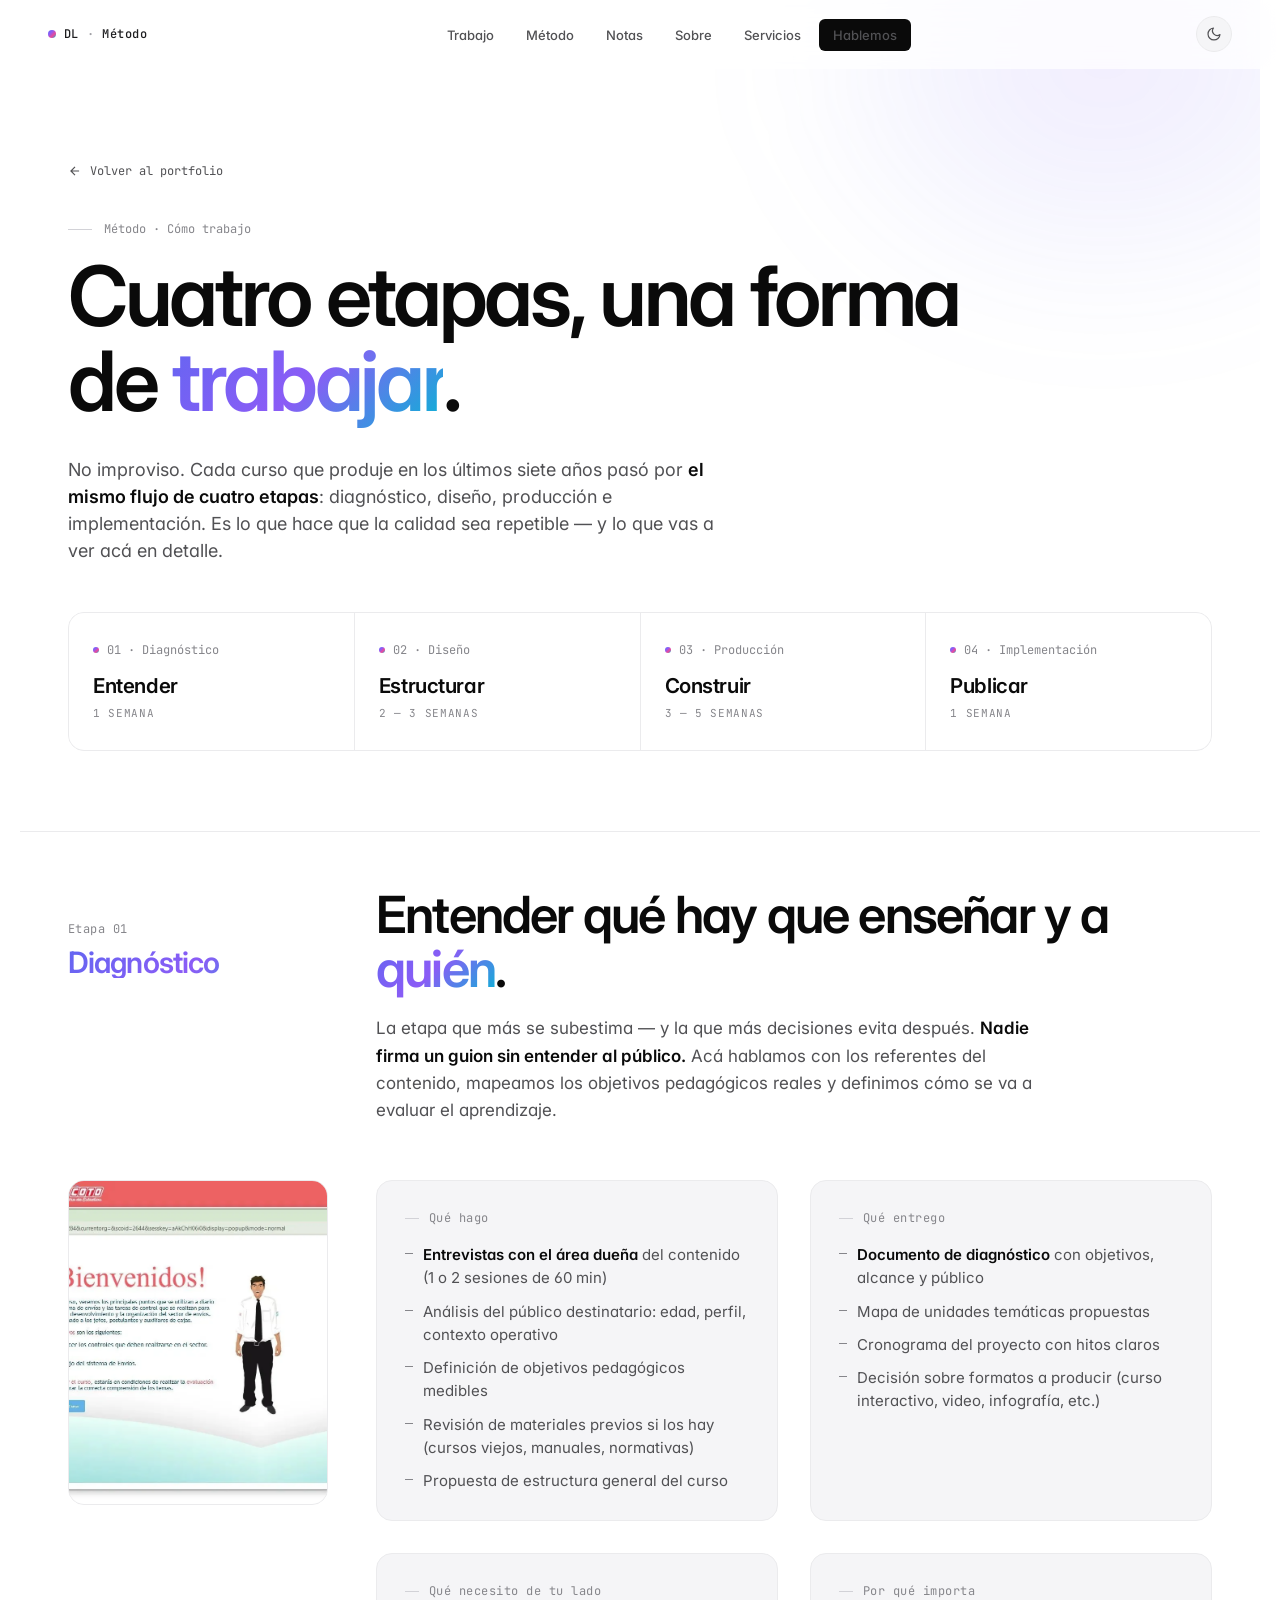
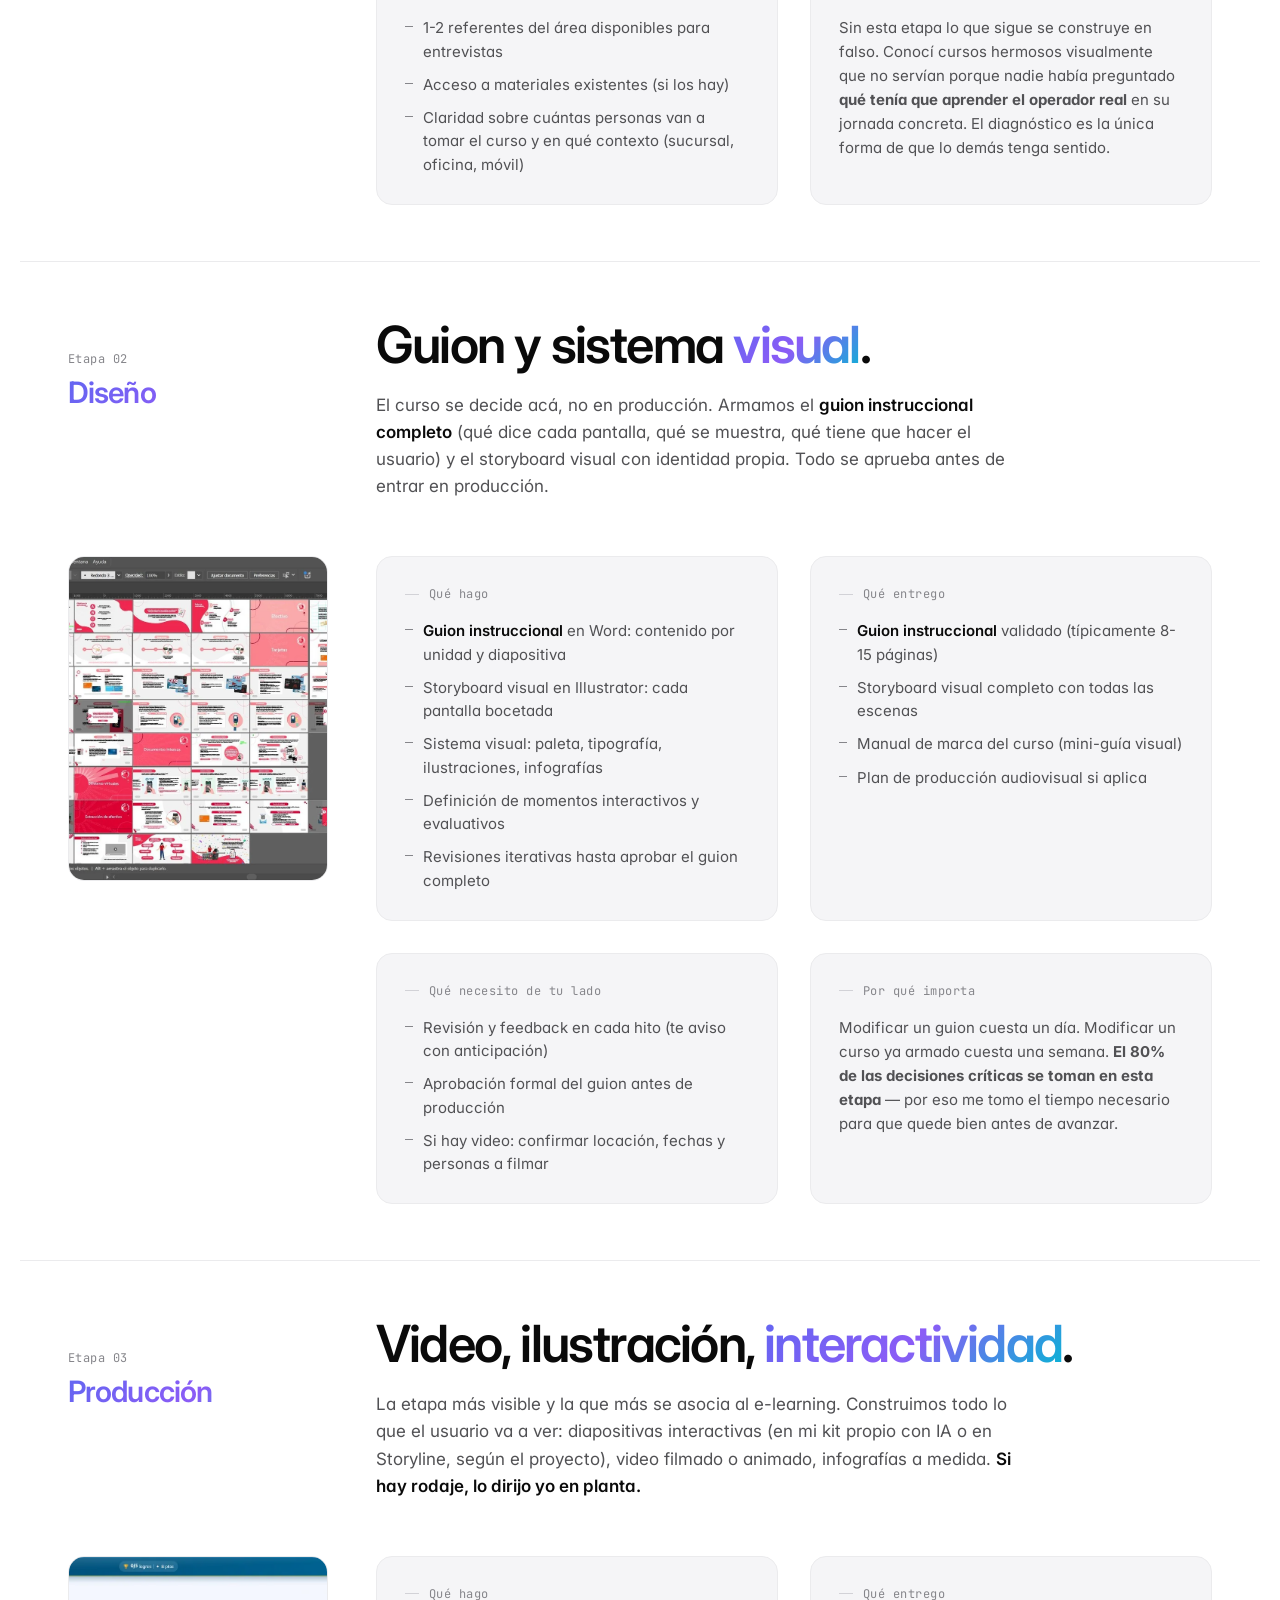
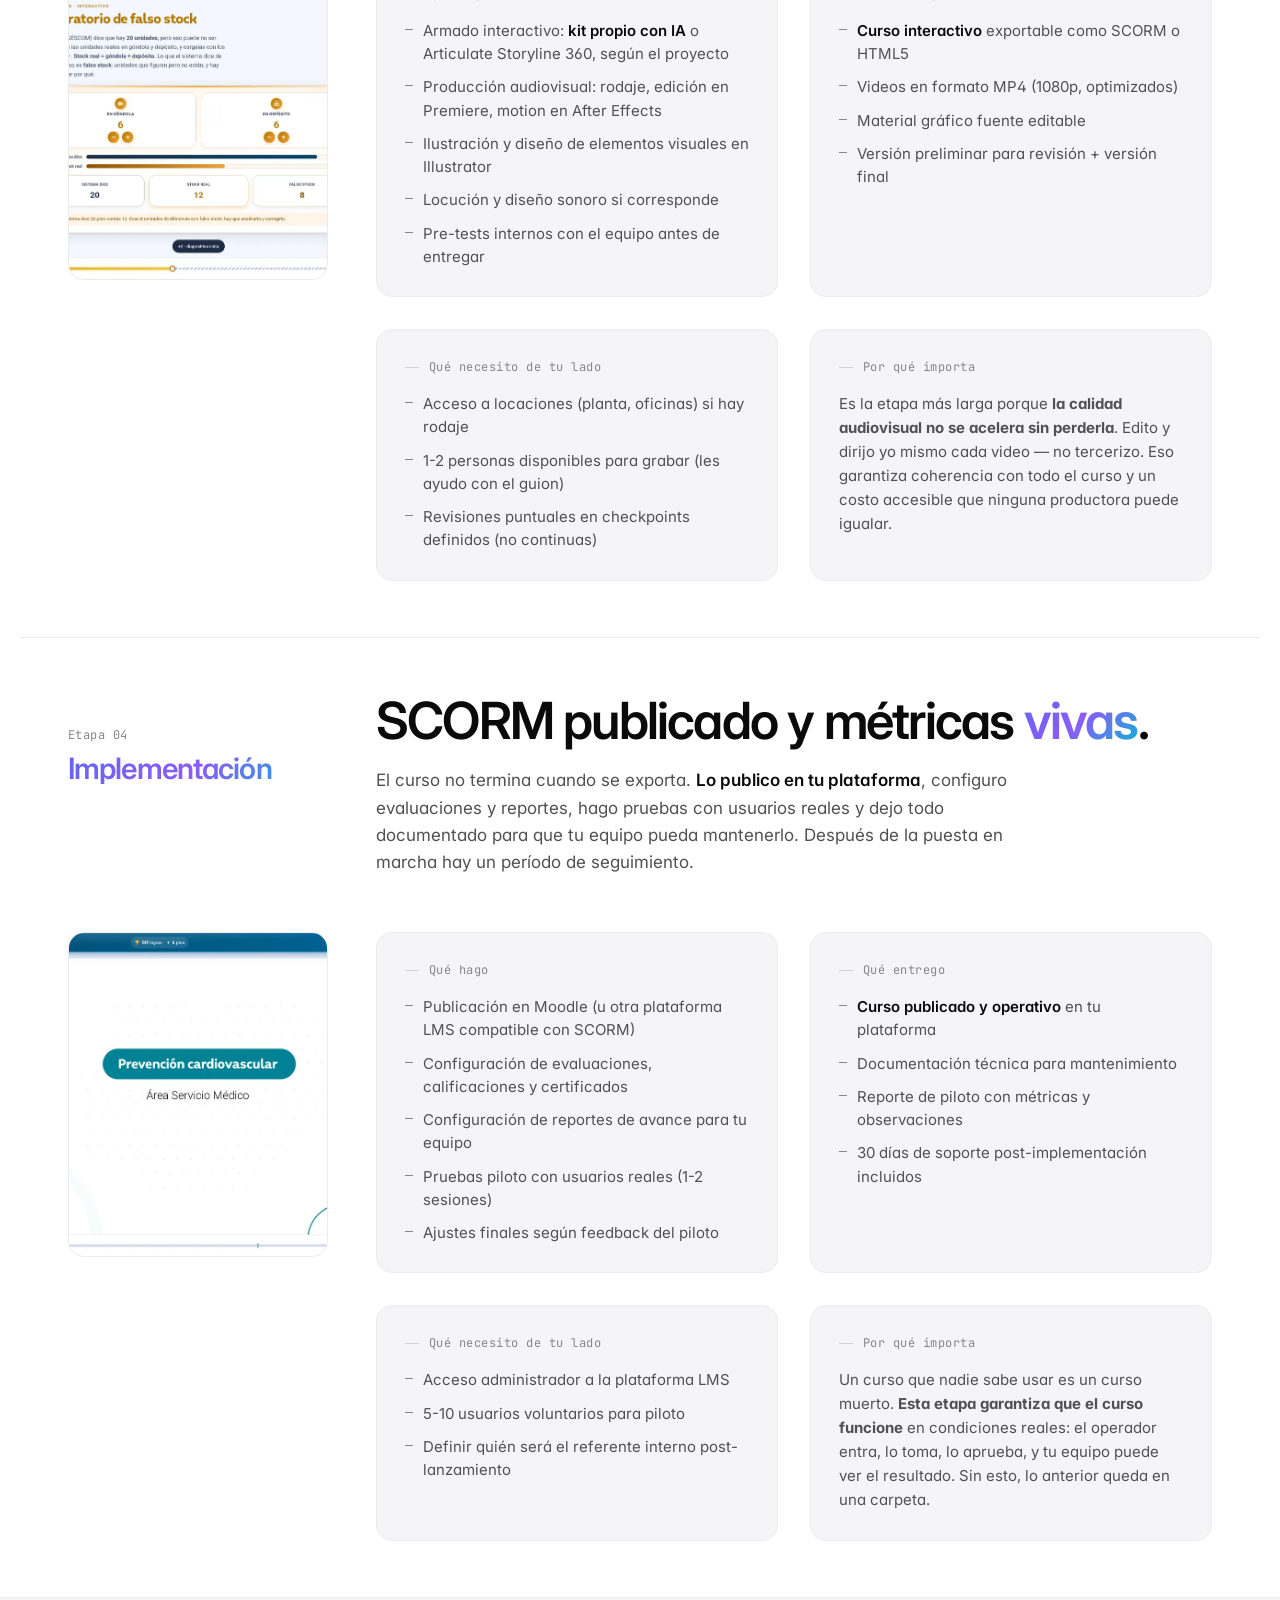
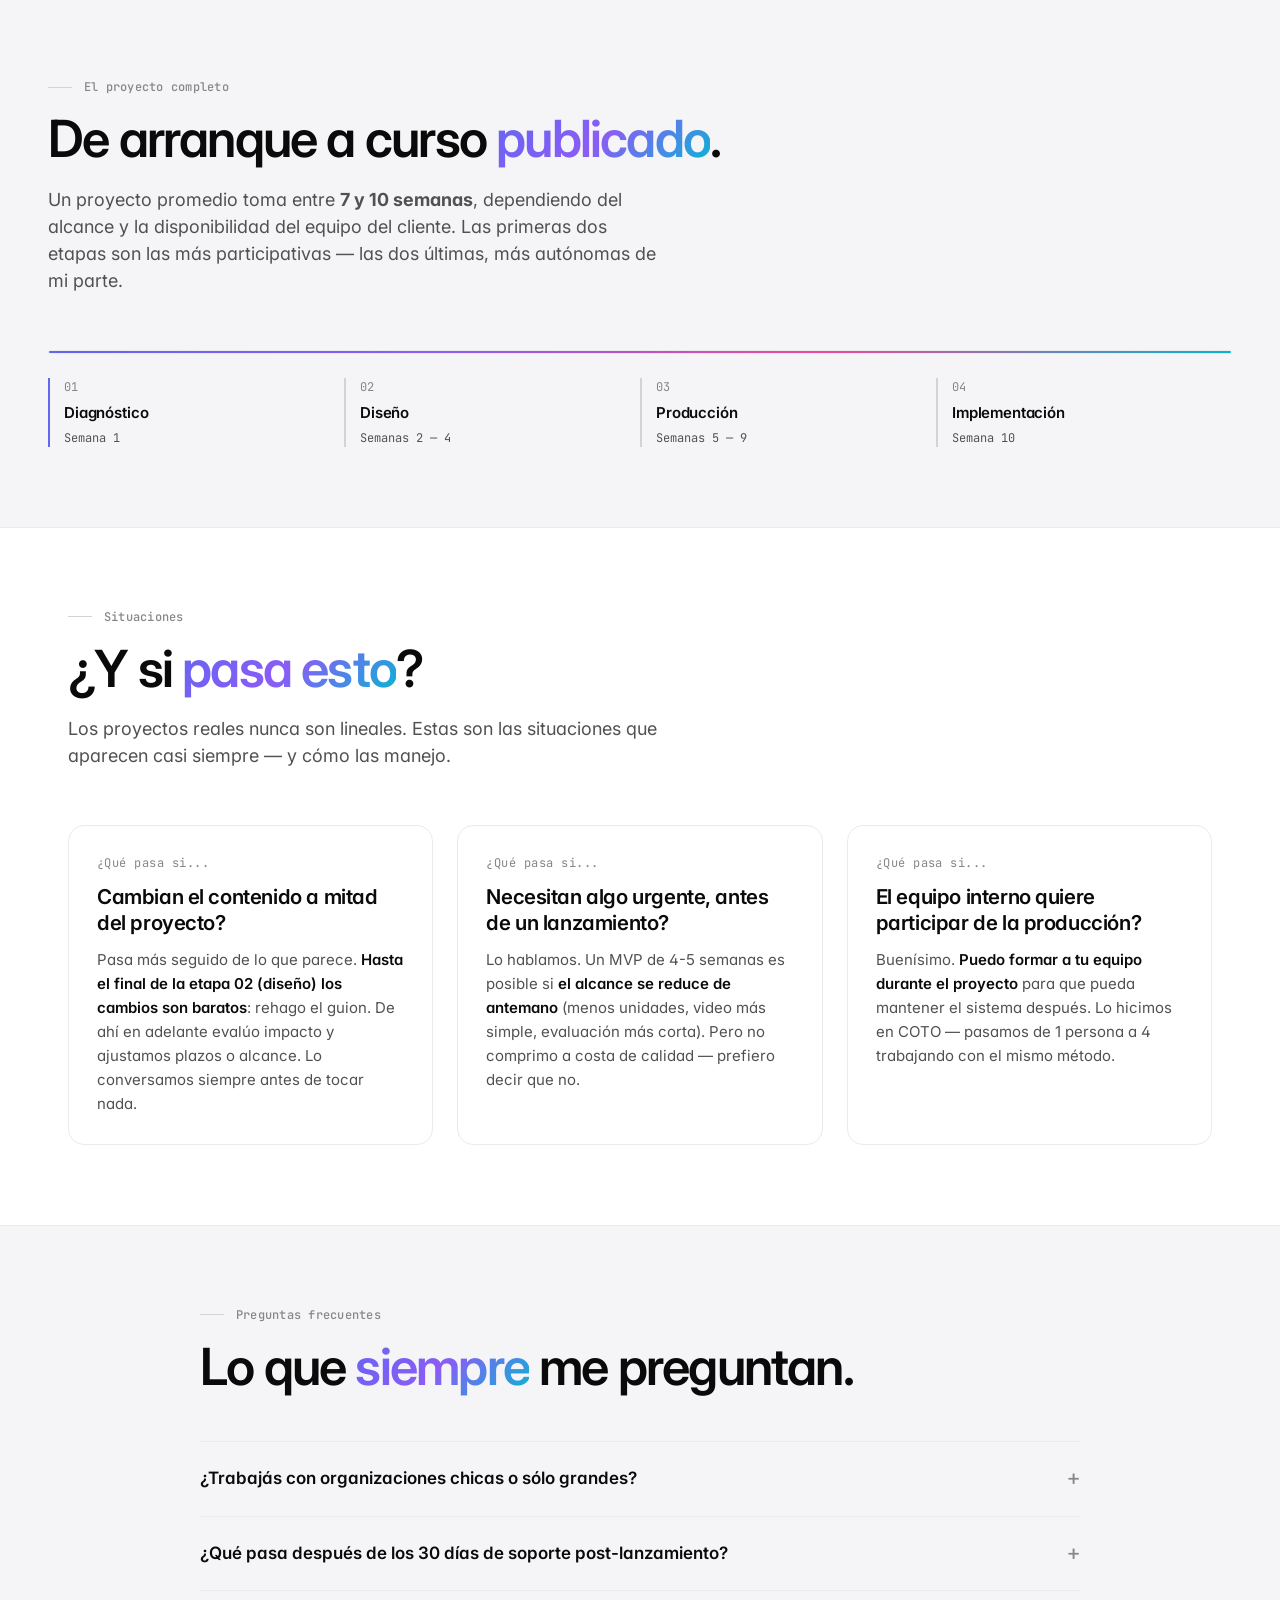
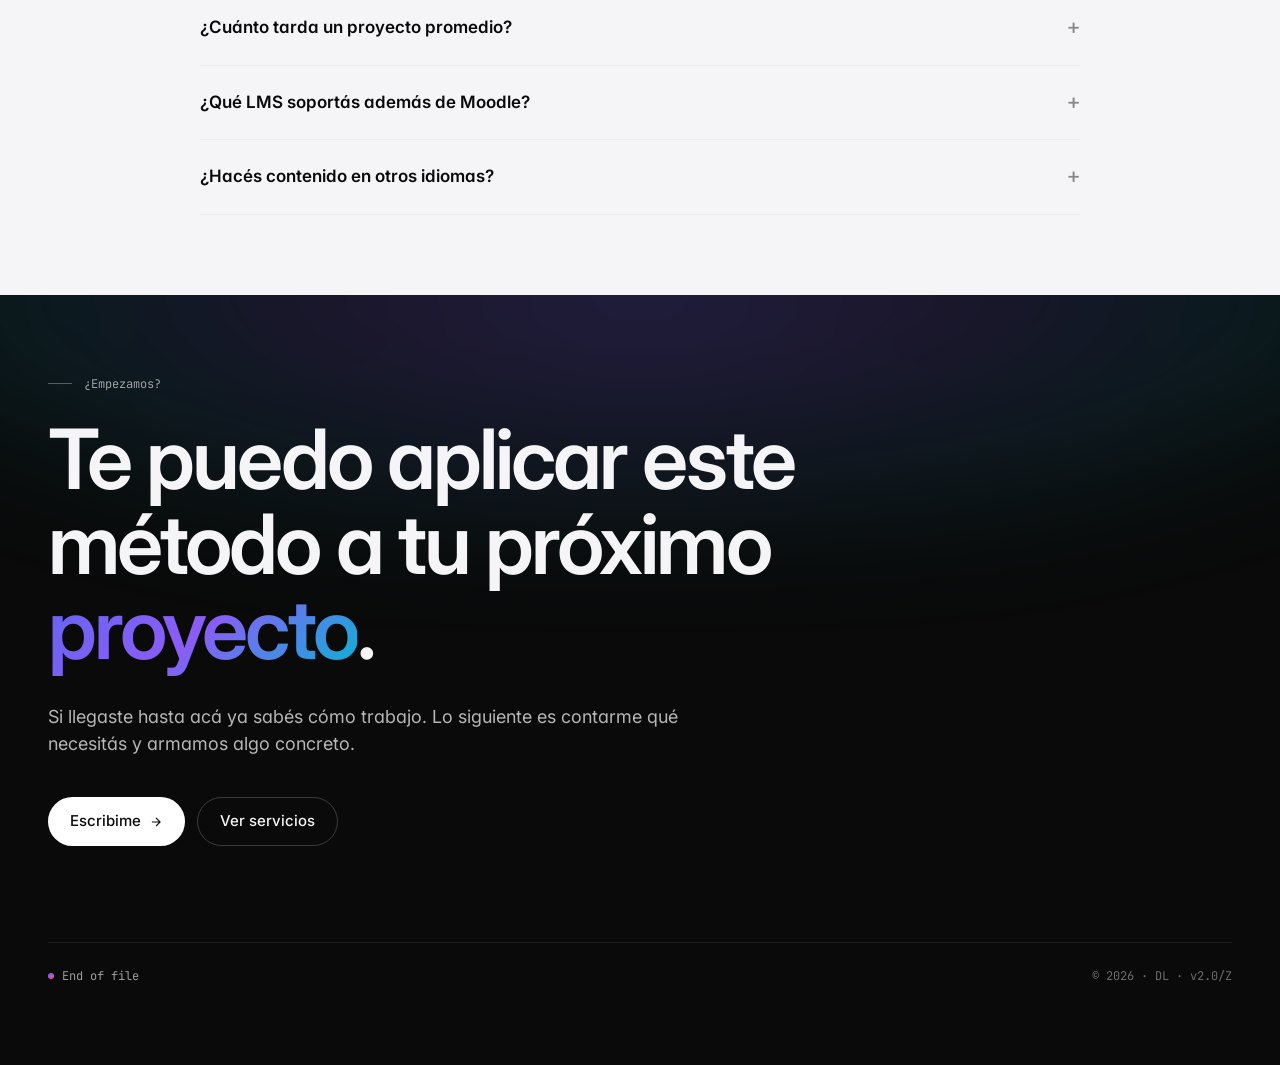
<file: metodo.html>
<!DOCTYPE html>
<html lang="es">
<head>
  <meta charset="UTF-8">
  <meta name="viewport" content="width=device-width, initial-scale=1.0">
<script>
(function(){
  try{
    var t = localStorage.getItem('dl-theme');
    if(!t){ t = matchMedia('(prefers-color-scheme: dark)').matches ? 'dark' : 'light'; }
    if(t==='dark'){ document.documentElement.setAttribute('data-theme','dark'); }
  }catch(e){}
})();
</script>
  <meta name="theme-color" content="#ffffff">
<title>Método — Cómo trabajo · Damián Lencina</title>
<meta name="description" content="Cuatro etapas, una forma de trabajar. El método que uso para diseñar e-learning corporativo: diagnóstico, diseño, producción e implementación. Tiempos, entregables y cómo es trabajar conmigo.">
<meta name="author" content="Damián Lencina">

<link rel="canonical" href="https://damianlencina.com/metodo.html">

<!-- Open Graph -->
<meta property="og:type" content="article">
<meta property="og:locale" content="es_AR">
<meta property="og:site_name" content="Damián Lencina · Portfolio">
<meta property="og:url" content="https://damianlencina.com/metodo.html">
<meta property="og:title" content="Método — Cómo trabajo · Damián Lencina">
<meta property="og:description" content="Cuatro etapas, una forma de trabajar. Cómo es trabajar conmigo: diagnóstico, diseño, producción e implementación.">
<meta property="og:image" content="https://damianlencina.com/img/og_image.jpg">
<meta property="og:image:width" content="1200">
<meta property="og:image:height" content="630">
<meta property="og:image:alt" content="Método — Damián Lencina">

<!-- Twitter Card -->
<meta name="twitter:card" content="summary_large_image">
<meta name="twitter:title" content="Método — Cómo trabajo · Damián Lencina">
<meta name="twitter:description" content="Cuatro etapas, una forma de trabajar. Cómo es trabajar conmigo.">
<meta name="twitter:image" content="https://damianlencina.com/img/og_image.jpg">

<!-- Favicons -->
<link rel="icon" type="image/svg+xml" href="favicon.svg">
<link rel="icon" type="image/png" sizes="32x32" href="favicon-32.png">
<link rel="apple-touch-icon" sizes="180x180" href="apple-touch-icon.png">

<script type="application/ld+json">
{
  "@context": "https://schema.org",
  "@type": "Service",
  "name": "Método de diseño instruccional",
  "description": "Proceso de cuatro etapas para diseñar y producir cursos e-learning corporativos: diagnóstico, diseño, producción e implementación.",
  "provider": {
    "@type": "Person",
    "name": "Damián Lencina",
    "url": "https://damianlencina.com/"
  },
  "areaServed": "Argentina"
}
</script>

<link rel="preconnect" href="https://fonts.googleapis.com">
<link rel="preconnect" href="https://fonts.gstatic.com" crossorigin>
<link href="https://fonts.googleapis.com/css2?family=Inter:wght@300;400;500;600;700&family=JetBrains+Mono:wght@400;500&display=swap" rel="stylesheet">
<link rel="preload" as="style" href="style.css">
<link rel="stylesheet" href="style.css">

<style>
  /* === Hero del método === */
  .metodo-hero {
    padding: 160px var(--side-pad) 80px;
    max-width: var(--content-width);
    margin: 0 auto;
    position: relative;
  }
  .metodo-hero h1 {
    font-family: 'Inter', sans-serif;
    font-weight: 600;
    font-size: var(--t-h1);
    line-height: 1.02;
    letter-spacing: -0.04em;
    color: var(--ink);
    margin-bottom: 32px;
    max-width: 18ch;
  }
  .metodo-hero h1 .grad {
    background: var(--aurora-grad-text);
    -webkit-background-clip: text;
    background-clip: text;
    color: transparent;
  }
  .metodo-hero p.lead {
    font-size: var(--t-lead);
    line-height: 1.5;
    color: var(--ink-mid);
    max-width: 60ch;
    margin-bottom: 48px;
  }
  .metodo-hero p.lead strong { color: var(--ink); font-weight: 600; }

  /* Overview de las 4 etapas */
  .metodo-overview {
    display: grid;
    grid-template-columns: repeat(4, 1fr);
    gap: 1px;
    background: var(--ink-line-soft);
    border-radius: var(--radius-l);
    overflow: hidden;
    border: 1px solid var(--ink-line-soft);
    margin-top: 48px;
  }
  .metodo-overview-item {
    background: var(--bg);
    padding: 28px 24px;
    transition: background 0.3s;
    cursor: default;
  }
  .metodo-overview-item:hover { background: var(--bg-tint); }
  .metodo-overview-num {
    font-family: var(--type-mono);
    font-size: var(--t-tag);
    color: var(--ink-dim);
    margin-bottom: 12px;
    display: flex;
    align-items: center;
    gap: 8px;
  }
  .metodo-overview-num::before {
    content: '';
    width: 6px; height: 6px;
    border-radius: 50%;
    background: var(--aurora-grad);
  }
  .metodo-overview-title {
    font-size: var(--t-h4);
    font-weight: 600;
    letter-spacing: -0.02em;
    color: var(--ink);
    margin-bottom: 4px;
  }
  .metodo-overview-time {
    font-family: var(--type-mono);
    font-size: var(--t-micro);
    color: var(--ink-dim);
    letter-spacing: 0.06em;
    text-transform: uppercase;
  }

  /* === Etapa detallada === */
  .etapa {
    max-width: var(--content-width);
    margin: 0 auto;
    padding: 56px var(--side-pad);
    border-top: 1px solid var(--ink-line-soft);
  }
  .etapa:first-of-type { border-top: 0; padding-top: 48px; }
  .etapa-head {
    display: grid;
    grid-template-columns: 260px 1fr;
    gap: 48px;
    margin-bottom: 56px;
    align-items: baseline;
  }
  .etapa-num-block {
    font-family: var(--type-mono);
    font-size: var(--t-tag);
    color: var(--ink-dim);
    letter-spacing: 0.04em;
  }
  .etapa-num-block .big {
    display: block;
    font-family: 'Inter', sans-serif;
    font-weight: 600;
    font-size: clamp(24px, 2.3vw, 33px);
    line-height: 1.1;
    letter-spacing: -0.03em;
    color: transparent;
    background: var(--aurora-grad-text);
    -webkit-background-clip: text;
    background-clip: text;
    margin: 8px 0;
  }
  .etapa h2 {
    font-family: 'Inter', sans-serif;
    font-weight: 600;
    font-size: var(--t-h2);
    line-height: 1.05;
    letter-spacing: -0.035em;
    color: var(--ink);
    margin-bottom: 20px;
  }
  .etapa h2 .grad {
    background: var(--aurora-grad-text);
    -webkit-background-clip: text;
    background-clip: text;
    color: transparent;
  }
  .etapa-intro {
    font-size: var(--t-body-l);
    line-height: 1.6;
    color: var(--ink-mid);
    max-width: 60ch;
  }
  .etapa-intro strong { color: var(--ink); font-weight: 600; }

  /* Grid de detalles dentro de la etapa */
  .etapa-detail {
    display: grid;
    grid-template-columns: 260px 1fr;
    gap: 48px;
  }
  .etapa-visual {
    border-radius: var(--radius-l);
    overflow: hidden;
    border: 1px solid var(--ink-line-soft);
    background: var(--bg-tint);
    align-self: start;
    transition: border-color 0.3s, box-shadow 0.3s, transform 0.4s var(--ease-out);
  }
  .etapa-visual:hover {
    border-color: var(--ink-line);
    box-shadow: var(--shadow-m);
    transform: translateY(-3px);
  }
  .etapa-visual img {
    width: 100%;
    aspect-ratio: 4/5;
    object-fit: cover;
    display: block;
    transition: transform 0.5s var(--ease-out);
  }
  .etapa-visual:hover img { transform: scale(1.04); }
  .etapa-detail-content {
    display: grid;
    grid-template-columns: repeat(2, 1fr);
    gap: 32px;
  }
  @media (max-width: 1024px) {
    .etapa-head { grid-template-columns: 1fr; gap: 16px; }
    .etapa-detail { grid-template-columns: 1fr; gap: 32px; }
    .etapa-detail-content { grid-template-columns: 1fr; gap: 24px; }
    .etapa-visual { max-width: 320px; }
    .etapa-visual img { aspect-ratio: 16/10; }
  }

  .etapa-block {
    background: var(--bg-tint);
    border: 1px solid var(--ink-line-soft);
    border-radius: var(--radius-l);
    padding: 28px;
  }
  .etapa-block-label {
    font-family: var(--type-mono);
    font-size: var(--t-tag);
    color: var(--ink-dim);
    margin-bottom: 16px;
    letter-spacing: 0.04em;
    display: flex;
    align-items: center;
    gap: 10px;
  }
  .etapa-block-label::before {
    content: '';
    width: 14px; height: 1px;
    background: var(--ink-line);
  }
  .etapa-block ul {
    display: flex;
    flex-direction: column;
    gap: 10px;
  }
  .etapa-block li {
    font-size: var(--t-body);
    line-height: 1.55;
    color: var(--ink-mid);
    padding-left: 18px;
    position: relative;
  }
  .etapa-block li::before {
    content: '';
    position: absolute;
    left: 0; top: 10px;
    width: 8px; height: 1px;
    background: var(--ink-dim);
  }
  .etapa-block li strong { color: var(--ink); font-weight: 600; }
  .etapa-block p {
    font-size: var(--t-body);
    line-height: 1.6;
    color: var(--ink-mid);
  }
  .etapa-block p + p { margin-top: 12px; }

  /* === Timeline visual === */
  .timeline-section {
    background: var(--bg-tint);
    padding: var(--gap-3xl) var(--side-pad);
    border-top: 1px solid var(--ink-line-soft);
    border-bottom: 1px solid var(--ink-line-soft);
  }
  .timeline-wrap {
    max-width: var(--content-width);
    margin: 0 auto;
  }
  .timeline-track {
    margin-top: 56px;
    position: relative;
  }
  .timeline-bar {
    height: 4px;
    background: var(--bg);
    border-radius: 2px;
    position: relative;
    overflow: hidden;
    border: 1px solid var(--ink-line-soft);
  }
  .timeline-bar-fill {
    position: absolute;
    inset: 0;
    background: var(--aurora-grad);
    transform-origin: left;
  }
  .timeline-phases {
    display: grid;
    grid-template-columns: 25% 25% 25% 25%;
    margin-top: 24px;
    gap: 0;
  }
  .timeline-phase {
    padding: 0 12px 0 0;
    border-left: 2px solid var(--ink-line);
    padding-left: 14px;
  }
  .timeline-phase:first-child { border-left-color: var(--aurora-1); }
  .timeline-phase-num {
    font-family: var(--type-mono);
    font-size: var(--t-tag);
    color: var(--ink-dim);
    margin-bottom: 6px;
  }
  .timeline-phase-title {
    font-size: var(--t-body);
    font-weight: 600;
    color: var(--ink);
    margin-bottom: 4px;
    letter-spacing: -0.01em;
  }
  .timeline-phase-time {
    font-family: var(--type-mono);
    font-size: var(--t-tag);
    color: var(--ink-mid);
  }
  @media (max-width: 720px) {
    .timeline-phases { grid-template-columns: 1fr; gap: 16px; }
    .timeline-phase { border-left: 2px solid var(--ink-line); padding-left: 16px; }
    .timeline-bar { display: none; }
  }

  /* === Qué pasa si... === */
  .escenarios {
    max-width: var(--content-width);
    margin: 0 auto;
    padding: var(--gap-3xl) var(--side-pad);
  }
  .escenarios-grid {
    display: grid;
    grid-template-columns: repeat(3, 1fr);
    gap: 24px;
    margin-top: 56px;
  }
  .escenario {
    background: var(--bg);
    border: 1px solid var(--ink-line-soft);
    border-radius: var(--radius-l);
    padding: 28px;
    transition: border-color 0.3s, transform 0.3s var(--ease-out);
  }
  .escenario:hover {
    border-color: var(--ink-line);
    transform: translateY(-4px);
  }
  .escenario-q {
    font-family: var(--type-mono);
    font-size: var(--t-tag);
    color: var(--ink-dim);
    margin-bottom: 12px;
    letter-spacing: 0.04em;
  }
  .escenario-title {
    font-size: var(--t-h4);
    font-weight: 600;
    color: var(--ink);
    margin-bottom: 12px;
    letter-spacing: -0.02em;
    line-height: 1.25;
  }
  .escenario-answer {
    font-size: var(--t-body);
    line-height: 1.6;
    color: var(--ink-mid);
  }
  .escenario-answer strong { color: var(--ink); font-weight: 600; }
  @media (max-width: 1024px) {
    .escenarios-grid { grid-template-columns: 1fr; }
  }

  /* === FAQ === */
  .faq-section {
    background: var(--bg-tint);
    padding: var(--gap-3xl) var(--side-pad);
    border-top: 1px solid var(--ink-line-soft);
  }
  .faq-wrap {
    max-width: var(--content-narrow);
    margin: 0 auto;
  }
  .faq-items {
    display: flex;
    flex-direction: column;
    gap: 0;
    margin-top: 48px;
    border-top: 1px solid var(--ink-line-soft);
  }
  .faq-item {
    border-bottom: 1px solid var(--ink-line-soft);
  }
  .faq-question {
    padding: 24px 0;
    cursor: pointer;
    display: flex;
    justify-content: space-between;
    align-items: center;
    gap: 24px;
    font-size: var(--t-body-l);
    font-weight: 600;
    color: var(--ink);
    list-style: none;
    user-select: none;
    transition: color 0.2s;
  }
  .faq-question::-webkit-details-marker { display: none; }
  .faq-question:hover { color: var(--ink-soft); }
  .faq-toggle {
    font-family: var(--type-mono);
    font-size: 22px;
    font-weight: 400;
    color: var(--ink-dim);
    transition: transform 0.3s var(--ease-out), color 0.2s;
    flex-shrink: 0;
    line-height: 1;
  }
  details[open] .faq-toggle {
    transform: rotate(45deg);
    color: var(--ink);
  }
  .faq-answer {
    padding: 0 0 24px 0;
    font-size: var(--t-body);
    line-height: 1.65;
    color: var(--ink-mid);
    max-width: 64ch;
  }
  .faq-answer p { margin-bottom: 12px; }
  .faq-answer p:last-child { margin-bottom: 0; }
  .faq-answer strong { color: var(--ink); font-weight: 600; }
</style>
</head>
<body class="case-page">
<a href="#main" class="skip-link">Saltar al contenido principal</a>


<!-- NAV -->
<nav id="nav">
  <a href="index.html" class="nav-mark">DL <span>·</span> Método</a>
  <ul class="nav-links" id="navLinks">
    <li><a href="index.html#trabajo">Trabajo</a></li>
    <li><a href="metodo.html">Método</a></li>
    <li><a href="notas.html">Notas</a></li>
    <li><a href="sobre.html">Sobre</a></li>
    <li><a href="servicios.html">Servicios</a></li>
    <li><a href="#contacto" class="nav-cta">Hablemos</a></li>
  </ul>
  <div class="nav-end">
    <button class="theme-toggle" id="themeToggle" aria-label="Cambiar tema claro/oscuro" type="button">
      <svg class="icon-moon" viewBox="0 0 24 24" fill="none" stroke="currentColor" stroke-width="1.8" stroke-linecap="round" stroke-linejoin="round"><path d="M21 12.79A9 9 0 1 1 11.21 3 7 7 0 0 0 21 12.79z"/></svg>
      <svg class="icon-sun" viewBox="0 0 24 24" fill="none" stroke="currentColor" stroke-width="1.8" stroke-linecap="round" stroke-linejoin="round"><circle cx="12" cy="12" r="4"/><path d="M12 2v2M12 20v2M4.93 4.93l1.41 1.41M17.66 17.66l1.41 1.41M2 12h2M20 12h2M4.93 19.07l1.41-1.41M17.66 6.34l1.41-1.41"/></svg>
    </button>
    <button class="nav-hamburger" id="navHamburger" aria-label="Abrir menú" aria-expanded="false">
      <span></span><span></span><span></span>
    </button>
  </div>
</nav>

<div class="scroll-progress" id="scrollProgress"></div>

<!-- HERO -->
<section id="main" class="metodo-hero">
  <a href="index.html" class="case-back">
    <svg width="14" height="14" viewBox="0 0 24 24" fill="none" stroke="currentColor" stroke-width="2"><path d="M19 12H5M12 19l-7-7 7-7"/></svg>
    Volver al portfolio
  </a>

  <div class="case-tag">Método · Cómo trabajo</div>

  <h1>Cuatro etapas, una forma de <span class="grad">trabajar</span>.</h1>

  <p class="lead">
    No improviso. Cada curso que produje en los últimos siete años pasó por <strong>el mismo flujo de cuatro etapas</strong>: diagnóstico, diseño, producción e implementación. Es lo que hace que la calidad sea repetible — y lo que vas a ver acá en detalle.
  </p>

  <div class="metodo-overview reveal-stagger">
    <div class="metodo-overview-item">
      <div class="metodo-overview-num">01 · Diagnóstico</div>
      <div class="metodo-overview-title">Entender</div>
      <div class="metodo-overview-time">1 semana</div>
    </div>
    <div class="metodo-overview-item">
      <div class="metodo-overview-num">02 · Diseño</div>
      <div class="metodo-overview-title">Estructurar</div>
      <div class="metodo-overview-time">2 — 3 semanas</div>
    </div>
    <div class="metodo-overview-item">
      <div class="metodo-overview-num">03 · Producción</div>
      <div class="metodo-overview-title">Construir</div>
      <div class="metodo-overview-time">3 — 5 semanas</div>
    </div>
    <div class="metodo-overview-item">
      <div class="metodo-overview-num">04 · Implementación</div>
      <div class="metodo-overview-title">Publicar</div>
      <div class="metodo-overview-time">1 semana</div>
    </div>
  </div>
</section>

<!-- ETAPA 01 -->
<section class="etapa">
  <div class="etapa-head reveal">
    <div class="etapa-num-block">
      Etapa 01
      <span class="big">Diagnóstico</span>
    </div>
    <div>
      <h2>Entender qué hay que enseñar y a <span class="grad">quién</span>.</h2>
      <p class="etapa-intro">
        La etapa que más se subestima — y la que más decisiones evita después. <strong>Nadie firma un guion sin entender al público.</strong> Acá hablamos con los referentes del contenido, mapeamos los objetivos pedagógicos reales y definimos cómo se va a evaluar el aprendizaje.
      </p>
    </div>
  </div>

  <div class="etapa-detail">
    <div class="etapa-visual reveal"><picture><source srcset="img/antes_avatar.webp" type="image/webp"><img loading="lazy" alt="Curso genérico encontrado durante el diagnóstico inicial" src="img/antes_avatar.jpg"></picture></div>
    <div class="etapa-detail-content reveal-stagger">
      <div class="etapa-block">
        <div class="etapa-block-label">Qué hago</div>
        <ul>
          <li><strong>Entrevistas con el área dueña</strong> del contenido (1 o 2 sesiones de 60 min)</li>
          <li>Análisis del público destinatario: edad, perfil, contexto operativo</li>
          <li>Definición de objetivos pedagógicos medibles</li>
          <li>Revisión de materiales previos si los hay (cursos viejos, manuales, normativas)</li>
          <li>Propuesta de estructura general del curso</li>
        </ul>
      </div>
      <div class="etapa-block">
        <div class="etapa-block-label">Qué entrego</div>
        <ul>
          <li><strong>Documento de diagnóstico</strong> con objetivos, alcance y público</li>
          <li>Mapa de unidades temáticas propuestas</li>
          <li>Cronograma del proyecto con hitos claros</li>
          <li>Decisión sobre formatos a producir (curso interactivo, video, infografía, etc.)</li>
        </ul>
      </div>
      <div class="etapa-block">
        <div class="etapa-block-label">Qué necesito de tu lado</div>
        <ul>
          <li>1-2 referentes del área disponibles para entrevistas</li>
          <li>Acceso a materiales existentes (si los hay)</li>
          <li>Claridad sobre cuántas personas van a tomar el curso y en qué contexto (sucursal, oficina, móvil)</li>
        </ul>
      </div>
      <div class="etapa-block">
        <div class="etapa-block-label">Por qué importa</div>
        <p>Sin esta etapa lo que sigue se construye en falso. Conocí cursos hermosos visualmente que no servían porque nadie había preguntado <strong>qué tenía que aprender el operador real</strong> en su jornada concreta. El diagnóstico es la única forma de que lo demás tenga sentido.</p>
      </div>
    </div>
  </div>
</section>

<!-- ETAPA 02 -->
<section class="etapa">
  <div class="etapa-head reveal">
    <div class="etapa-num-block">
      Etapa 02
      <span class="big">Diseño</span>
    </div>
    <div>
      <h2>Guion y sistema <span class="grad">visual</span>.</h2>
      <p class="etapa-intro">
        El curso se decide acá, no en producción. Armamos el <strong>guion instruccional completo</strong> (qué dice cada pantalla, qué se muestra, qué tiene que hacer el usuario) y el storyboard visual con identidad propia. Todo se aprueba antes de entrar en producción.
      </p>
    </div>
  </div>

  <div class="etapa-detail">
    <div class="etapa-visual reveal"><picture><source srcset="img/mp_illustrator_general.webp" type="image/webp"><img loading="lazy" alt="Storyboard y sistema visual en Illustrator" src="img/mp_illustrator_general.jpg"></picture></div>
    <div class="etapa-detail-content reveal-stagger">
      <div class="etapa-block">
        <div class="etapa-block-label">Qué hago</div>
        <ul>
          <li><strong>Guion instruccional</strong> en Word: contenido por unidad y diapositiva</li>
          <li>Storyboard visual en Illustrator: cada pantalla bocetada</li>
          <li>Sistema visual: paleta, tipografía, ilustraciones, infografías</li>
          <li>Definición de momentos interactivos y evaluativos</li>
          <li>Revisiones iterativas hasta aprobar el guion completo</li>
        </ul>
      </div>
      <div class="etapa-block">
        <div class="etapa-block-label">Qué entrego</div>
        <ul>
          <li><strong>Guion instruccional</strong> validado (típicamente 8-15 páginas)</li>
          <li>Storyboard visual completo con todas las escenas</li>
          <li>Manual de marca del curso (mini-guía visual)</li>
          <li>Plan de producción audiovisual si aplica</li>
        </ul>
      </div>
      <div class="etapa-block">
        <div class="etapa-block-label">Qué necesito de tu lado</div>
        <ul>
          <li>Revisión y feedback en cada hito (te aviso con anticipación)</li>
          <li>Aprobación formal del guion antes de producción</li>
          <li>Si hay video: confirmar locación, fechas y personas a filmar</li>
        </ul>
      </div>
      <div class="etapa-block">
        <div class="etapa-block-label">Por qué importa</div>
        <p>Modificar un guion cuesta un día. Modificar un curso ya armado cuesta una semana. <strong>El 80% de las decisiones críticas se toman en esta etapa</strong> — por eso me tomo el tiempo necesario para que quede bien antes de avanzar.</p>
      </div>
    </div>
  </div>
</section>

<!-- ETAPA 03 -->
<section class="etapa">
  <div class="etapa-head reveal">
    <div class="etapa-num-block">
      Etapa 03
      <span class="big">Producción</span>
    </div>
    <div>
      <h2>Video, ilustración, <span class="grad">interactividad</span>.</h2>
      <p class="etapa-intro">
        La etapa más visible y la que más se asocia al e-learning. Construimos todo lo que el usuario va a ver: diapositivas interactivas (en mi kit propio con IA o en Storyline, según el proyecto), video filmado o animado, infografías a medida. <strong>Si hay rodaje, lo dirijo yo en planta.</strong>
      </p>
    </div>
  </div>

  <div class="etapa-detail">
    <div class="etapa-visual reveal"><picture><source srcset="img/kit_surtido_laboratorio.webp" type="image/webp"><img loading="lazy" alt="Interactividad construida en curso real" src="img/kit_surtido_laboratorio.jpg"></picture></div>
    <div class="etapa-detail-content reveal-stagger">
      <div class="etapa-block">
        <div class="etapa-block-label">Qué hago</div>
        <ul>
          <li>Armado interactivo: <strong>kit propio con IA</strong> o Articulate Storyline 360, según el proyecto</li>
          <li>Producción audiovisual: rodaje, edición en Premiere, motion en After Effects</li>
          <li>Ilustración y diseño de elementos visuales en Illustrator</li>
          <li>Locución y diseño sonoro si corresponde</li>
          <li>Pre-tests internos con el equipo antes de entregar</li>
        </ul>
      </div>
      <div class="etapa-block">
        <div class="etapa-block-label">Qué entrego</div>
        <ul>
          <li><strong>Curso interactivo</strong> exportable como SCORM o HTML5</li>
          <li>Videos en formato MP4 (1080p, optimizados)</li>
          <li>Material gráfico fuente editable</li>
          <li>Versión preliminar para revisión + versión final</li>
        </ul>
      </div>
      <div class="etapa-block">
        <div class="etapa-block-label">Qué necesito de tu lado</div>
        <ul>
          <li>Acceso a locaciones (planta, oficinas) si hay rodaje</li>
          <li>1-2 personas disponibles para grabar (les ayudo con el guion)</li>
          <li>Revisiones puntuales en checkpoints definidos (no continuas)</li>
        </ul>
      </div>
      <div class="etapa-block">
        <div class="etapa-block-label">Por qué importa</div>
        <p>Es la etapa más larga porque <strong>la calidad audiovisual no se acelera sin perderla</strong>. Edito y dirijo yo mismo cada video — no tercerizo. Eso garantiza coherencia con todo el curso y un costo accesible que ninguna productora puede igualar.</p>
      </div>
    </div>
  </div>
</section>

<!-- ETAPA 04 -->
<section class="etapa">
  <div class="etapa-head reveal">
    <div class="etapa-num-block">
      Etapa 04
      <span class="big">Implementación</span>
    </div>
    <div>
      <h2>SCORM publicado y métricas <span class="grad">vivas</span>.</h2>
      <p class="etapa-intro">
        El curso no termina cuando se exporta. <strong>Lo publico en tu plataforma</strong>, configuro evaluaciones y reportes, hago pruebas con usuarios reales y dejo todo documentado para que tu equipo pueda mantenerlo. Después de la puesta en marcha hay un período de seguimiento.
      </p>
    </div>
  </div>

  <div class="etapa-detail">
    <div class="etapa-visual reveal"><picture><source srcset="img/kit_cardio_portada.webp" type="image/webp"><img loading="lazy" alt="Curso publicado, construido con el kit propio con IA" src="img/kit_cardio_portada.jpg"></picture></div>
    <div class="etapa-detail-content reveal-stagger">
      <div class="etapa-block">
        <div class="etapa-block-label">Qué hago</div>
        <ul>
          <li>Publicación en Moodle (u otra plataforma LMS compatible con SCORM)</li>
          <li>Configuración de evaluaciones, calificaciones y certificados</li>
          <li>Configuración de reportes de avance para tu equipo</li>
          <li>Pruebas piloto con usuarios reales (1-2 sesiones)</li>
          <li>Ajustes finales según feedback del piloto</li>
        </ul>
      </div>
      <div class="etapa-block">
        <div class="etapa-block-label">Qué entrego</div>
        <ul>
          <li><strong>Curso publicado y operativo</strong> en tu plataforma</li>
          <li>Documentación técnica para mantenimiento</li>
          <li>Reporte de piloto con métricas y observaciones</li>
          <li>30 días de soporte post-implementación incluidos</li>
        </ul>
      </div>
      <div class="etapa-block">
        <div class="etapa-block-label">Qué necesito de tu lado</div>
        <ul>
          <li>Acceso administrador a la plataforma LMS</li>
          <li>5-10 usuarios voluntarios para piloto</li>
          <li>Definir quién será el referente interno post-lanzamiento</li>
        </ul>
      </div>
      <div class="etapa-block">
        <div class="etapa-block-label">Por qué importa</div>
        <p>Un curso que nadie sabe usar es un curso muerto. <strong>Esta etapa garantiza que el curso funcione</strong> en condiciones reales: el operador entra, lo toma, lo aprueba, y tu equipo puede ver el resultado. Sin esto, lo anterior queda en una carpeta.</p>
      </div>
    </div>
  </div>
</section>

<!-- TIMELINE VISUAL -->
<section class="timeline-section">
  <div class="timeline-wrap reveal">
    <div class="section-tag" style="margin-bottom: 16px;">El proyecto completo</div>
    <h2 class="section-h">De arranque a curso <span class="grad">publicado</span>.</h2>
    <p class="section-lead">Un proyecto promedio toma entre <strong>7 y 10 semanas</strong>, dependiendo del alcance y la disponibilidad del equipo del cliente. Las primeras dos etapas son las más participativas — las dos últimas, más autónomas de mi parte.</p>

    <div class="timeline-track">
      <div class="timeline-bar">
        <div class="timeline-bar-fill"></div>
      </div>
      <div class="timeline-phases">
        <div class="timeline-phase">
          <div class="timeline-phase-num">01</div>
          <div class="timeline-phase-title">Diagnóstico</div>
          <div class="timeline-phase-time">Semana 1</div>
        </div>
        <div class="timeline-phase">
          <div class="timeline-phase-num">02</div>
          <div class="timeline-phase-title">Diseño</div>
          <div class="timeline-phase-time">Semanas 2 — 4</div>
        </div>
        <div class="timeline-phase">
          <div class="timeline-phase-num">03</div>
          <div class="timeline-phase-title">Producción</div>
          <div class="timeline-phase-time">Semanas 5 — 9</div>
        </div>
        <div class="timeline-phase">
          <div class="timeline-phase-num">04</div>
          <div class="timeline-phase-title">Implementación</div>
          <div class="timeline-phase-time">Semana 10</div>
        </div>
      </div>
    </div>
  </div>
</section>

<!-- QUÉ PASA SI -->
<section class="escenarios">
  <div class="section-tag" style="margin-bottom: 16px;">Situaciones</div>
  <h2 class="section-h">¿Y si <span class="grad">pasa esto</span>?</h2>
  <p class="section-lead">Los proyectos reales nunca son lineales. Estas son las situaciones que aparecen casi siempre — y cómo las manejo.</p>

  <div class="escenarios-grid reveal-stagger">
    <div class="escenario">
      <div class="escenario-q">¿Qué pasa si...</div>
      <div class="escenario-title">Cambian el contenido a mitad del proyecto?</div>
      <p class="escenario-answer">
        Pasa más seguido de lo que parece. <strong>Hasta el final de la etapa 02 (diseño) los cambios son baratos</strong>: rehago el guion. De ahí en adelante evalúo impacto y ajustamos plazos o alcance. Lo conversamos siempre antes de tocar nada.
      </p>
    </div>
    <div class="escenario">
      <div class="escenario-q">¿Qué pasa si...</div>
      <div class="escenario-title">Necesitan algo urgente, antes de un lanzamiento?</div>
      <p class="escenario-answer">
        Lo hablamos. Un MVP de 4-5 semanas es posible si <strong>el alcance se reduce de antemano</strong> (menos unidades, video más simple, evaluación más corta). Pero no comprimo a costa de calidad — prefiero decir que no.
      </p>
    </div>
    <div class="escenario">
      <div class="escenario-q">¿Qué pasa si...</div>
      <div class="escenario-title">El equipo interno quiere participar de la producción?</div>
      <p class="escenario-answer">
        Buenísimo. <strong>Puedo formar a tu equipo durante el proyecto</strong> para que pueda mantener el sistema después. Lo hicimos en COTO — pasamos de 1 persona a 4 trabajando con el mismo método.
      </p>
    </div>
  </div>
</section>

<!-- FAQ -->
<section class="faq-section">
  <div class="faq-wrap reveal">
    <div class="section-tag" style="margin-bottom: 16px;">Preguntas frecuentes</div>
    <h2 class="section-h">Lo que <span class="grad">siempre</span> me preguntan.</h2>

    <div class="faq-items">
      <details class="faq-item">
        <summary class="faq-question">
          ¿Trabajás con organizaciones chicas o sólo grandes?
          <span class="faq-toggle">+</span>
        </summary>
        <div class="faq-answer">
          <p>Las dos. Lo que hago se adapta al alcance: una organización chica puede necesitar un solo curso bien hecho, una corporación puede necesitar un sistema completo con docenas. <strong>Lo importante no es el tamaño sino que haya un compromiso real con la formación</strong>, no sólo querer "tener algo en el LMS".</p>
        </div>
      </details>

      <details class="faq-item">
        <summary class="faq-question">
          ¿Qué pasa después de los 30 días de soporte post-lanzamiento?
          <span class="faq-toggle">+</span>
        </summary>
        <div class="faq-answer">
          <p>Lo definimos juntos. Puede ser un acuerdo de mantenimiento mensual (horas a demanda), un proyecto nuevo, o simplemente quedar disponible para consultas puntuales. <strong>No te ato a nada por contrato.</strong></p>
        </div>
      </details>

      <details class="faq-item">
        <summary class="faq-question">
          ¿Cuánto tarda un proyecto promedio?
          <span class="faq-toggle">+</span>
        </summary>
        <div class="faq-answer">
          <p>Entre <strong>7 y 10 semanas</strong> para un curso completo (con video, interactividad y publicación). Si es algo más acotado puede ser desde 3-4 semanas. Si es un sistema completo con varios cursos, hablamos de meses.</p>
        </div>
      </details>

      <details class="faq-item">
        <summary class="faq-question">
          ¿Qué LMS soportás además de Moodle?
          <span class="faq-toggle">+</span>
        </summary>
        <div class="faq-answer">
          <p>Cualquier LMS compatible con SCORM 1.2 o 2004 — que en la práctica es prácticamente cualquiera. He trabajado principalmente con Moodle, pero el output SCORM funciona en Cornerstone, Docebo, TalentLMS, Litmos, etc.</p>
        </div>
      </details>

      <details class="faq-item">
        <summary class="faq-question">
          ¿Hacés contenido en otros idiomas?
          <span class="faq-toggle">+</span>
        </summary>
        <div class="faq-answer">
          <p>Mi trabajo principal es en <strong>español</strong> (rioplatense o neutro, según el público). Para otros idiomas trabajo con traductores y locutores nativos. Inglés sí lo manejo directamente.</p>
        </div>
      </details>
    </div>
  </div>
</section>

<!-- Footer CTA -->
<section class="footer-cta" id="contacto">
  <div class="footer-inner">
    <div>
      <div class="footer-cta-tag">¿Empezamos?</div>
      <h2>Te puedo aplicar este método a tu próximo <span class="grad">proyecto</span>.</h2>
      <p class="footer-cta-sub">Si llegaste hasta acá ya sabés cómo trabajo. Lo siguiente es contarme qué necesitás y armamos algo concreto.</p>
      <div class="contact-actions">
        <a href="mailto:dami.lencina21@gmail.com" class="btn btn-light">
          Escribime
          <svg class="btn-arrow" width="14" height="14" viewBox="0 0 24 24" fill="none" stroke="currentColor" stroke-width="2"><path d="M5 12h14M12 5l7 7-7 7"/></svg>
        </a>
        <a href="servicios.html" class="btn btn-dark-ghost">Ver servicios</a>
      </div>
    </div>

    <div class="footer-fin">
      <div class="footer-fin-text">End of file</div>
      <div class="footer-fin-meta">© <span class="footer-year">2026</span> · DL · v2.0/Z</div>
    </div>
  </div>
</section>

<button class="back-to-top" id="backToTop" aria-label="Volver arriba">↑</button>

<script src="script.js"></script>
</body>
</html>
</file>
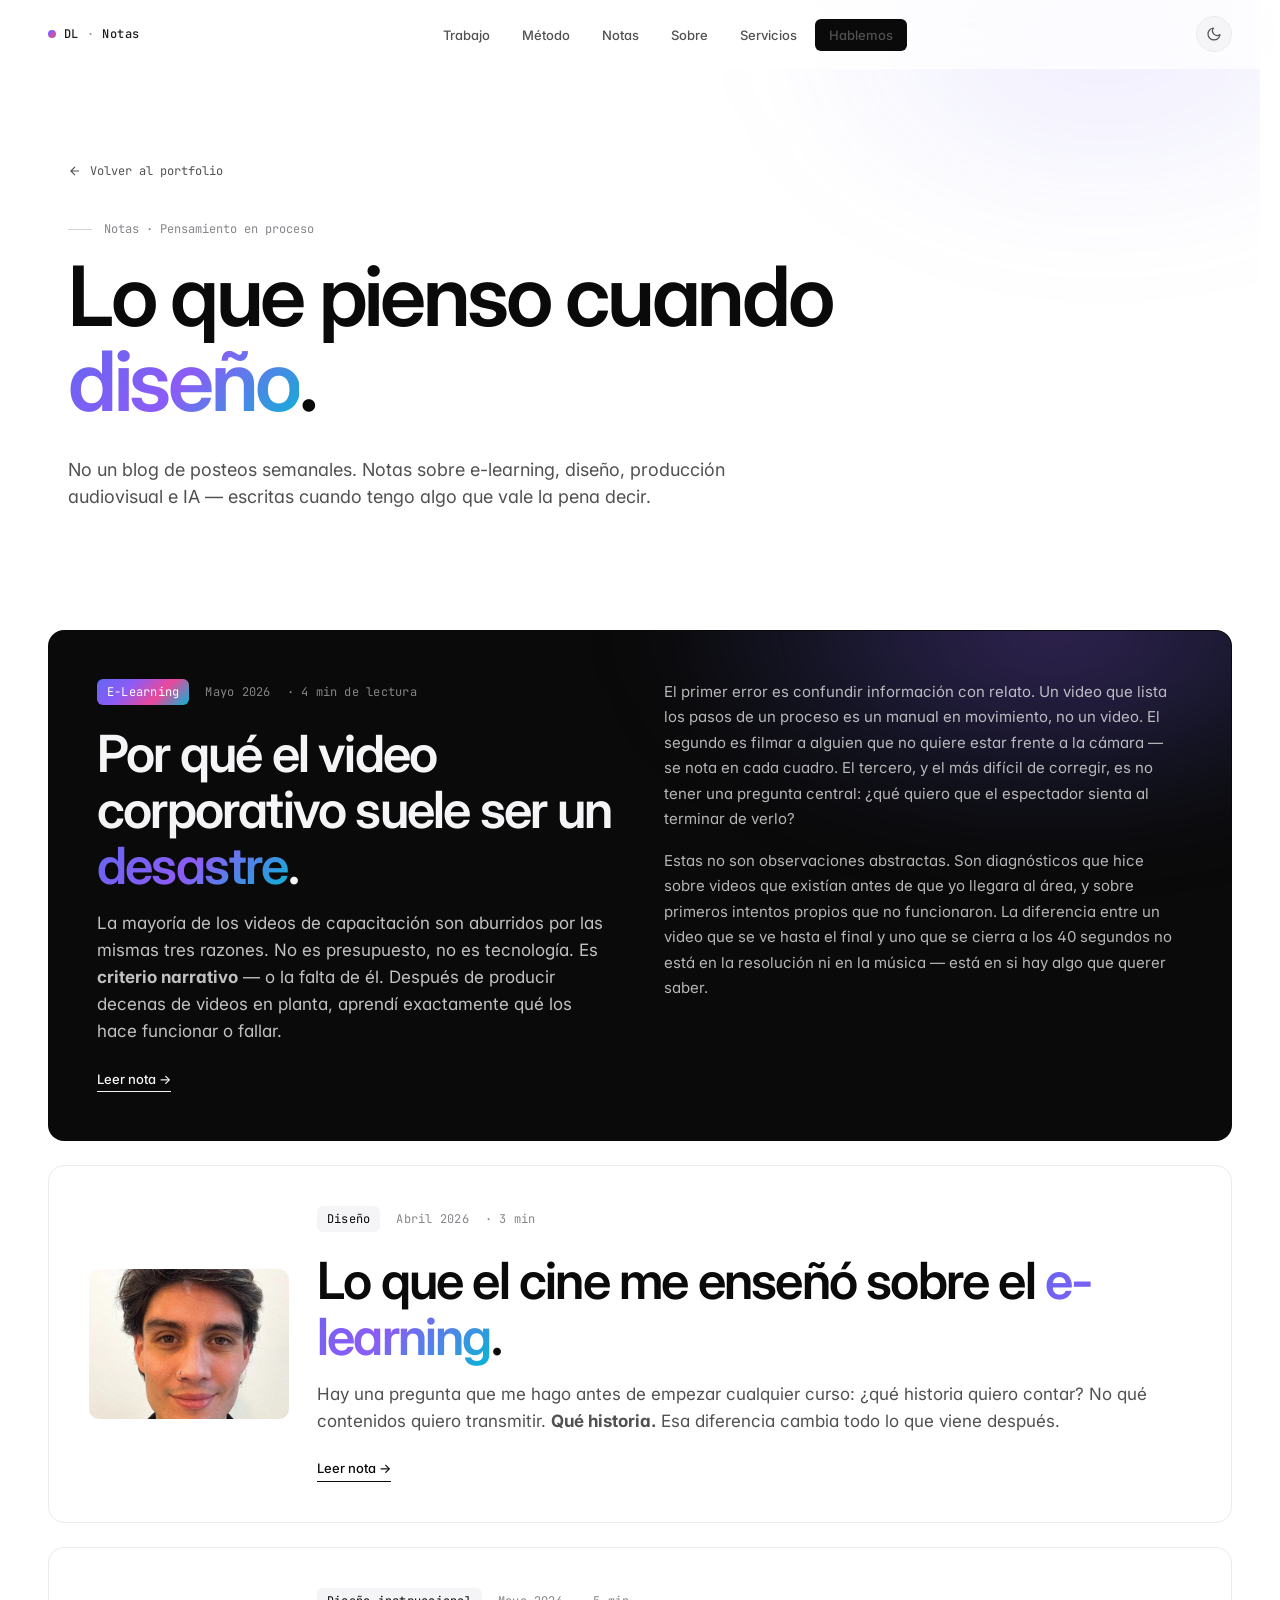
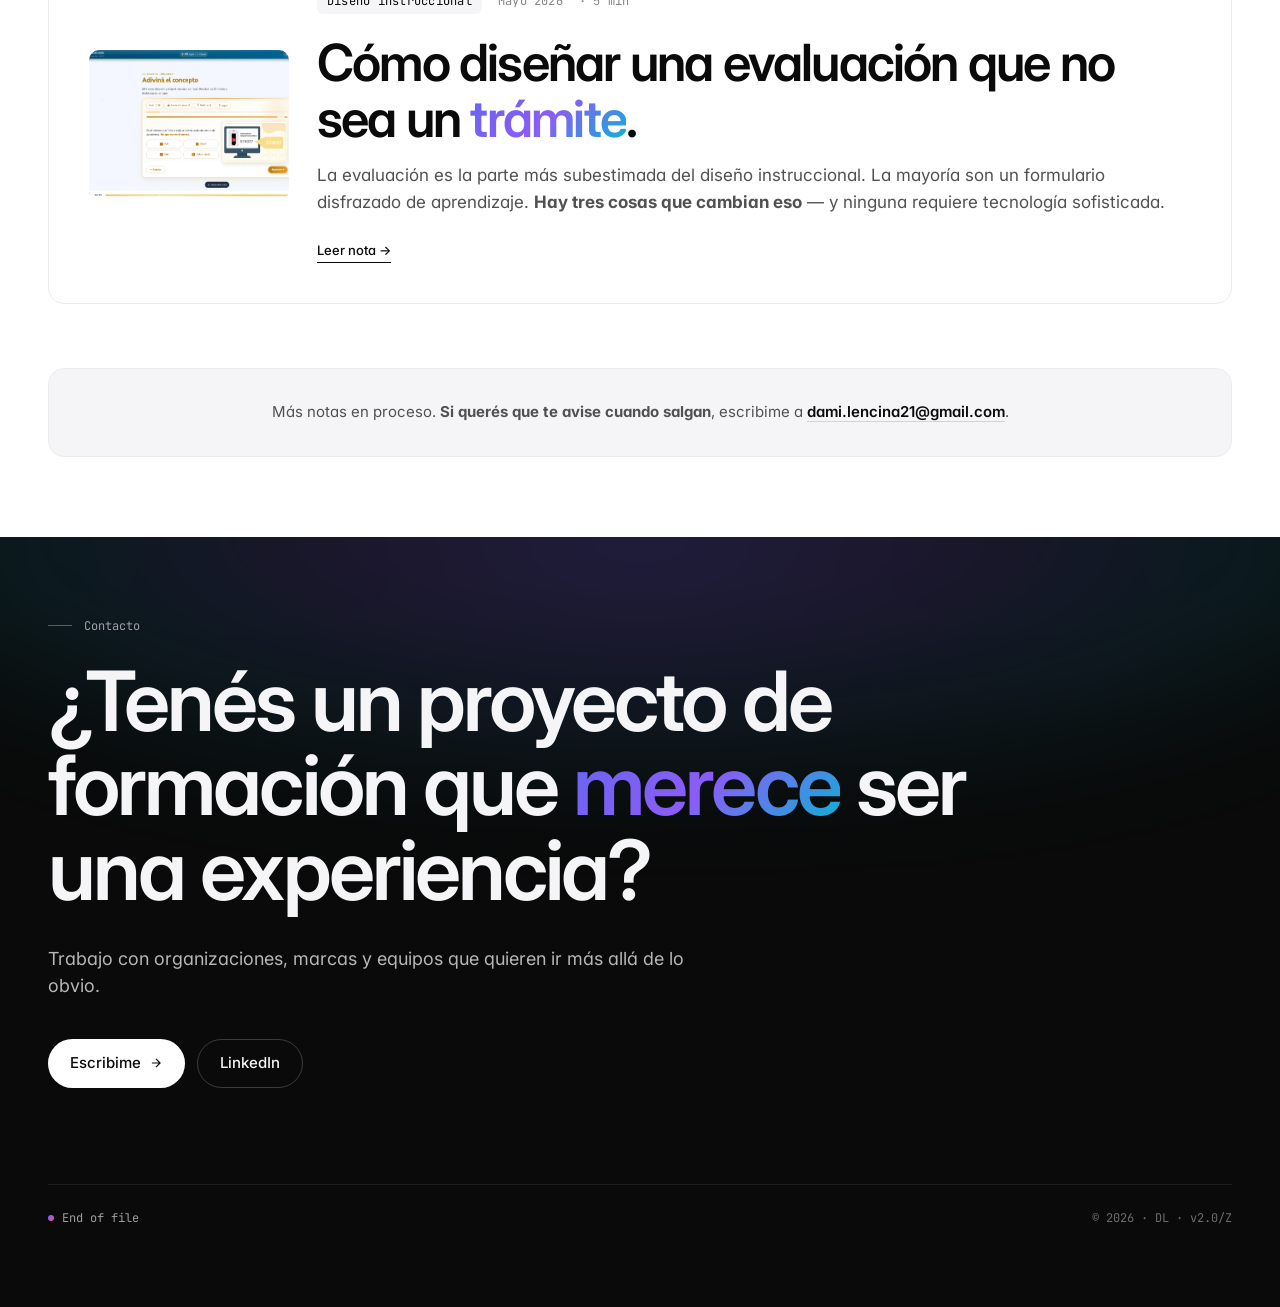
<file: notas.html>
<!DOCTYPE html>
<html lang="es">
<head>
  <meta charset="UTF-8">
  <meta name="viewport" content="width=device-width, initial-scale=1.0">
<script>
(function(){
  try{
    var t = localStorage.getItem('dl-theme');
    if(!t){ t = matchMedia('(prefers-color-scheme: dark)').matches ? 'dark' : 'light'; }
    if(t==='dark'){ document.documentElement.setAttribute('data-theme','dark'); }
  }catch(e){}
})();
</script>
  <meta name="theme-color" content="#ffffff">
<title>Notas — Pensamiento en proceso · Damián Lencina</title>
<meta name="description" content="Notas sobre e-learning corporativo, diseño instruccional, producción audiovisual e IA aplicada a la formación.">
<meta name="author" content="Damián Lencina">

<link rel="canonical" href="https://damianlencina.com/notas.html">

<!-- Open Graph -->
<meta property="og:type" content="article">
<meta property="og:locale" content="es_AR">
<meta property="og:site_name" content="Damián Lencina · Portfolio">
<meta property="og:url" content="https://damianlencina.com/notas.html">
<meta property="og:title" content="Notas — Pensamiento en proceso · Damián Lencina">
<meta property="og:description" content="Notas sobre e-learning corporativo, diseño instruccional, producción audiovisual e IA aplicada a la formación.">
<meta property="og:image" content="https://damianlencina.com/img/og_image.jpg">
<meta property="og:image:width" content="1200">
<meta property="og:image:height" content="630">
<meta property="og:image:alt" content="Notas — Damián Lencina">

<!-- Twitter Card -->
<meta name="twitter:card" content="summary_large_image">
<meta name="twitter:title" content="Notas — Pensamiento en proceso · Damián Lencina">
<meta name="twitter:description" content="Notas sobre e-learning corporativo, diseño instruccional, producción audiovisual e IA aplicada a la formación.">
<meta name="twitter:image" content="https://damianlencina.com/img/og_image.jpg">

<!-- Favicons -->
<link rel="icon" type="image/svg+xml" href="favicon.svg">
<link rel="icon" type="image/png" sizes="32x32" href="favicon-32.png">
<link rel="apple-touch-icon" sizes="180x180" href="apple-touch-icon.png">

<script type="application/ld+json">
{
  "@context": "https://schema.org",
  "@type": "Blog",
  "name": "Notas — Damián Lencina",
  "description": "Notas sobre e-learning corporativo, diseño instruccional, producción audiovisual e IA aplicada a la formación.",
  "url": "https://damianlencina.com/notas.html",
  "author": { "@type": "Person", "name": "Damián Lencina" }
}
</script>

<link rel="preconnect" href="https://fonts.googleapis.com">
  <link rel="preconnect" href="https://fonts.gstatic.com" crossorigin>
  <link href="https://fonts.googleapis.com/css2?family=Inter:wght@300;400;500;600;700&family=JetBrains+Mono:wght@400;500&display=swap" rel="stylesheet">
  <link rel="preload" as="style" href="style.css">
<link rel="stylesheet" href="style.css">
  <style>
    .notas-hero {
      padding: 160px var(--side-pad) 80px;
      max-width: var(--content-width);
      margin: 0 auto;
      position: relative;
    }
    .notas-hero h1 {
      font-family: 'Inter', sans-serif;
      font-weight: 600;
      font-size: var(--t-h1);
      line-height: 1.02;
      letter-spacing: -0.04em;
      color: var(--ink);
      margin-bottom: 32px;
      max-width: 18ch;
    }
    .notas-hero h1 .grad {
      background: var(--aurora-grad-text);
      -webkit-background-clip: text;
      background-clip: text;
      color: transparent;
    }
    .notas-hero p {
      font-size: var(--t-lead);
      line-height: 1.5;
      color: var(--ink-mid);
      max-width: 60ch;
    }

    .notas-wrap {
      max-width: var(--content-width);
      margin: 0 auto;
      display: flex;
      flex-direction: column;
      gap: 24px;
    }

    .nota-card {
      background: var(--bg);
      border: 1px solid var(--ink-line-soft);
      border-radius: var(--radius-l);
      padding: 40px;
      transition: border-color 0.3s, transform 0.3s var(--ease-out), box-shadow 0.3s;
      cursor: pointer;
    }
    .nota-card:hover {
      border-color: var(--ink-line);
      transform: translateY(-4px);
      box-shadow: var(--shadow-m);
    }
    .nota-card--featured {
      background: var(--bg-dark);
      color: var(--ink-invert);
      border-color: transparent;
      position: relative;
      overflow: hidden;
      display: grid;
      grid-template-columns: 1fr 1fr;
      gap: 48px;
      padding: 48px;
    }
    .nota-card--featured::before {
      content: '';
      position: absolute;
      top: -40%; right: -20%;
      width: 70%; height: 80%;
      background: radial-gradient(ellipse, rgba(139,92,246,0.35) 0%, rgba(99,102,241,0.15) 40%, transparent 70%);
      filter: blur(50px);
      pointer-events: none;
    }
    .nota-card--featured > * { position: relative; z-index: 1; }

    .nota-meta {
      display: flex;
      align-items: center;
      gap: 16px;
      flex-wrap: wrap;
      margin-bottom: 20px;
      font-family: var(--type-mono);
      font-size: var(--t-tag);
      color: var(--ink-dim);
    }
    .nota-card--featured .nota-meta { color: rgba(255,255,255,0.5); }
    .nota-tag {
      padding: 4px 10px;
      background: var(--bg-tint);
      color: var(--ink);
      border-radius: var(--radius-s);
      letter-spacing: 0.02em;
    }
    .nota-card--featured .nota-tag {
      background: var(--aurora-grad);
      color: var(--bg);
    }
    .nota-date { letter-spacing: 0.02em; }
    .nota-time { letter-spacing: 0.02em; }

    .nota-title {
      font-family: 'Inter', sans-serif;
      font-weight: 600;
      font-size: var(--t-h2);
      line-height: 1.1;
      letter-spacing: -0.035em;
      color: var(--ink);
      margin-bottom: 16px;
    }
    .nota-card--featured .nota-title { color: var(--ink-invert); }
    .nota-title .grad {
      background: var(--aurora-grad-text);
      -webkit-background-clip: text;
      background-clip: text;
      color: transparent;
    }

    .nota-desc {
      font-size: var(--t-body-l);
      line-height: 1.6;
      color: var(--ink-mid);
      margin-bottom: 20px;
    }
    .nota-card--featured .nota-desc { color: rgba(255,255,255,0.75); }

    .nota-body {
      font-size: var(--t-body);
      line-height: 1.7;
      color: rgba(255,255,255,0.7);
    }
    .nota-body p { margin-bottom: 16px; }

    .nota-cta {
      display: inline-flex;
      align-items: center;
      gap: 6px;
      font-size: var(--t-small);
      font-weight: 500;
      color: var(--ink);
      border-bottom: 1px solid var(--ink);
      padding-bottom: 2px;
      transition: gap 0.2s var(--ease-out);
    }
    .nota-card:hover .nota-cta { gap: 12px; }
    .nota-card--featured .nota-cta {
      color: var(--ink-invert);
      border-bottom-color: var(--ink-invert);
    }

    .notas-wip {
      max-width: var(--content-width);
      margin: 64px auto 0;
      padding: 32px 40px;
      background: var(--bg-tint);
      border: 1px solid var(--ink-line-soft);
      border-radius: var(--radius-l);
      text-align: center;
    }
    .notas-wip p {
      font-size: var(--t-body);
      color: var(--ink-mid);
      line-height: 1.5;
    }
    .notas-wip a {
      color: var(--ink);
      font-weight: 600;
      border-bottom: 1px solid var(--ink-line);
      transition: border-color 0.2s;
    }
    .notas-wip a:hover { border-bottom-color: var(--ink); }

    @media (max-width: 720px) {
      .nota-card--featured {
        grid-template-columns: 1fr;
        gap: 24px;
        padding: 32px 24px;
      }
      .nota-card { padding: 28px 24px; }
    }

    .nota-card-flex { display: flex; gap: 28px; align-items: center; }
    .nota-card-thumb {
      flex: 0 0 200px;
      border-radius: var(--radius-m);
      overflow: hidden;
      aspect-ratio: 4/3;
    }
    .nota-card-thumb img {
      width: 100%; height: 100%;
      object-fit: cover;
      display: block;
      transition: transform 0.5s var(--ease-out);
    }
    .nota-card:hover .nota-card-thumb img { transform: scale(1.05); }
    .nota-card-flex-text { flex: 1; min-width: 0; }
    @media (max-width: 720px) {
      .nota-card-flex { flex-direction: column; align-items: stretch; }
      .nota-card-thumb { flex: 0 0 auto; width: 100%; aspect-ratio: 16/9; }
    }
  </style>
</head>
<body class="case-page">
<a href="#main" class="skip-link">Saltar al contenido principal</a>


<!-- NAV -->
<nav id="nav">
  <a href="index.html" class="nav-mark">DL <span>·</span> Notas</a>
  <ul class="nav-links" id="navLinks">
    <li><a href="index.html#trabajo">Trabajo</a></li>
    <li><a href="metodo.html">Método</a></li>
    <li><a href="notas.html">Notas</a></li>
    <li><a href="sobre.html">Sobre</a></li>
    <li><a href="servicios.html">Servicios</a></li>
    <li><a href="#contacto" class="nav-cta">Hablemos</a></li>
  </ul>
  <div class="nav-end">
    <button class="theme-toggle" id="themeToggle" aria-label="Cambiar tema claro/oscuro" type="button">
      <svg class="icon-moon" viewBox="0 0 24 24" fill="none" stroke="currentColor" stroke-width="1.8" stroke-linecap="round" stroke-linejoin="round"><path d="M21 12.79A9 9 0 1 1 11.21 3 7 7 0 0 0 21 12.79z"/></svg>
      <svg class="icon-sun" viewBox="0 0 24 24" fill="none" stroke="currentColor" stroke-width="1.8" stroke-linecap="round" stroke-linejoin="round"><circle cx="12" cy="12" r="4"/><path d="M12 2v2M12 20v2M4.93 4.93l1.41 1.41M17.66 17.66l1.41 1.41M2 12h2M20 12h2M4.93 19.07l1.41-1.41M17.66 6.34l1.41-1.41"/></svg>
    </button>
    <button class="nav-hamburger" id="navHamburger" aria-label="Abrir menú" aria-expanded="false">
      <span></span><span></span><span></span>
    </button>
  </div>
</nav>

<div class="scroll-progress" id="scrollProgress"></div>

<!-- HERO -->
<section id="main" class="notas-hero">
  <a href="index.html" class="case-back">
    <svg width="14" height="14" viewBox="0 0 24 24" fill="none" stroke="currentColor" stroke-width="2"><path d="M19 12H5M12 19l-7-7 7-7"/></svg>
    Volver al portfolio
  </a>

  <div class="case-tag">Notas · Pensamiento en proceso</div>

  <h1>
    Lo que pienso cuando <span class="grad">diseño</span>.
  </h1>

  <p>
    No un blog de posteos semanales. Notas sobre e-learning, diseño, producción audiovisual e IA — escritas cuando tengo algo que vale la pena decir.
  </p>
</section>

<!-- Notas -->
<section style="padding: 40px var(--side-pad) var(--gap-3xl);">
  <div class="notas-wrap reveal-stagger">

    <!-- Nota featured -->
    <a href="nota_video.html" class="nota-card nota-card--featured" style="text-decoration: none;">
      <div>
        <div class="nota-meta">
          <span class="nota-tag">E-Learning</span>
          <span class="nota-date">Mayo 2026</span>
          <span class="nota-time">· 4 min de lectura</span>
        </div>
        <h2 class="nota-title">Por qué el video corporativo suele ser un <span class="grad">desastre</span>.</h2>
        <p class="nota-desc">
          La mayoría de los videos de capacitación son aburridos por las mismas tres razones. No es presupuesto, no es tecnología. Es <strong>criterio narrativo</strong> — o la falta de él. Después de producir decenas de videos en planta, aprendí exactamente qué los hace funcionar o fallar.
        </p>
        <span class="nota-cta">Leer nota →</span>
      </div>
      <div class="nota-body">
        <p>El primer error es confundir información con relato. Un video que lista los pasos de un proceso es un manual en movimiento, no un video. El segundo es filmar a alguien que no quiere estar frente a la cámara — se nota en cada cuadro. El tercero, y el más difícil de corregir, es no tener una pregunta central: ¿qué quiero que el espectador sienta al terminar de verlo?</p>
        <p>Estas no son observaciones abstractas. Son diagnósticos que hice sobre videos que existían antes de que yo llegara al área, y sobre primeros intentos propios que no funcionaron. La diferencia entre un video que se ve hasta el final y uno que se cierra a los 40 segundos no está en la resolución ni en la música — está en si hay algo que querer saber.</p>
      </div>
    </a>

    <!-- Nota 2 -->
    <a href="nota_cine.html" class="nota-card" style="text-decoration: none;">
      <div class="nota-card-flex">
        <div class="nota-card-thumb">
          <picture><source srcset="img/retrato_avatar.webp" type="image/webp"><img loading="lazy" alt="Damián Lencina" src="img/retrato_avatar.jpg"></picture>
        </div>
        <div class="nota-card-flex-text">
          <div class="nota-meta">
            <span class="nota-tag">Diseño</span>
            <span class="nota-date">Abril 2026</span>
            <span class="nota-time">· 3 min</span>
          </div>
          <h2 class="nota-title">Lo que el cine me enseñó sobre el <span class="grad">e-learning</span>.</h2>
          <p class="nota-desc">
            Hay una pregunta que me hago antes de empezar cualquier curso: ¿qué historia quiero contar? No qué contenidos quiero transmitir. <strong>Qué historia.</strong> Esa diferencia cambia todo lo que viene después.
          </p>
          <span class="nota-cta">Leer nota →</span>
        </div>
      </div>
    </a>

    <!-- Nota 3 -->
    <a href="nota_evaluacion.html" class="nota-card" style="text-decoration: none;">
      <div class="nota-card-flex">
        <div class="nota-card-thumb">
          <picture><source srcset="img/kit_surtido_minijuego.webp" type="image/webp"><img loading="lazy" alt="Minijuego de evaluación por escenas" src="img/kit_surtido_minijuego.jpg" style="object-position: 22% 20%;"></picture>
        </div>
        <div class="nota-card-flex-text">
          <div class="nota-meta">
            <span class="nota-tag">Diseño instruccional</span>
            <span class="nota-date">Mayo 2026</span>
            <span class="nota-time">· 5 min</span>
          </div>
          <h2 class="nota-title">Cómo diseñar una evaluación que no sea un <span class="grad">trámite</span>.</h2>
          <p class="nota-desc">
            La evaluación es la parte más subestimada del diseño instruccional. La mayoría son un formulario disfrazado de aprendizaje. <strong>Hay tres cosas que cambian eso</strong> — y ninguna requiere tecnología sofisticada.
          </p>
          <span class="nota-cta">Leer nota →</span>
        </div>
      </div>
    </a>

  </div>

  <!-- WIP -->
  <div class="notas-wip reveal">
    <p>Más notas en proceso. <strong>Si querés que te avise cuando salgan</strong>, escribime a <a href="mailto:dami.lencina21@gmail.com">dami.lencina21@gmail.com</a>.</p>
  </div>
</section>

<!-- Footer CTA -->
<section class="footer-cta" id="contacto">
  <div class="footer-inner">
    <div>
      <div class="footer-cta-tag">Contacto</div>
      <h2>¿Tenés un proyecto de formación que <span class="grad">merece</span> ser una experiencia?</h2>
      <p class="footer-cta-sub">Trabajo con organizaciones, marcas y equipos que quieren ir más allá de lo obvio.</p>
      <div class="contact-actions">
        <a href="mailto:dami.lencina21@gmail.com" class="btn btn-light">
          Escribime
          <svg class="btn-arrow" width="14" height="14" viewBox="0 0 24 24" fill="none" stroke="currentColor" stroke-width="2"><path d="M5 12h14M12 5l7 7-7 7"/></svg>
        </a>
        <a href="https://www.linkedin.com/in/damian-ezequiel-lencina/" target="_blank" rel="noopener" class="btn btn-dark-ghost">LinkedIn</a>
      </div>
    </div>

    <div class="footer-fin">
      <div class="footer-fin-text">End of file</div>
      <div class="footer-fin-meta">© <span class="footer-year">2026</span> · DL · v2.0/Z</div>
    </div>
  </div>
</section>

<button class="back-to-top" id="backToTop" aria-label="Volver arriba">↑</button>

<script src="script.js"></script>
</body>
</html>
</file>
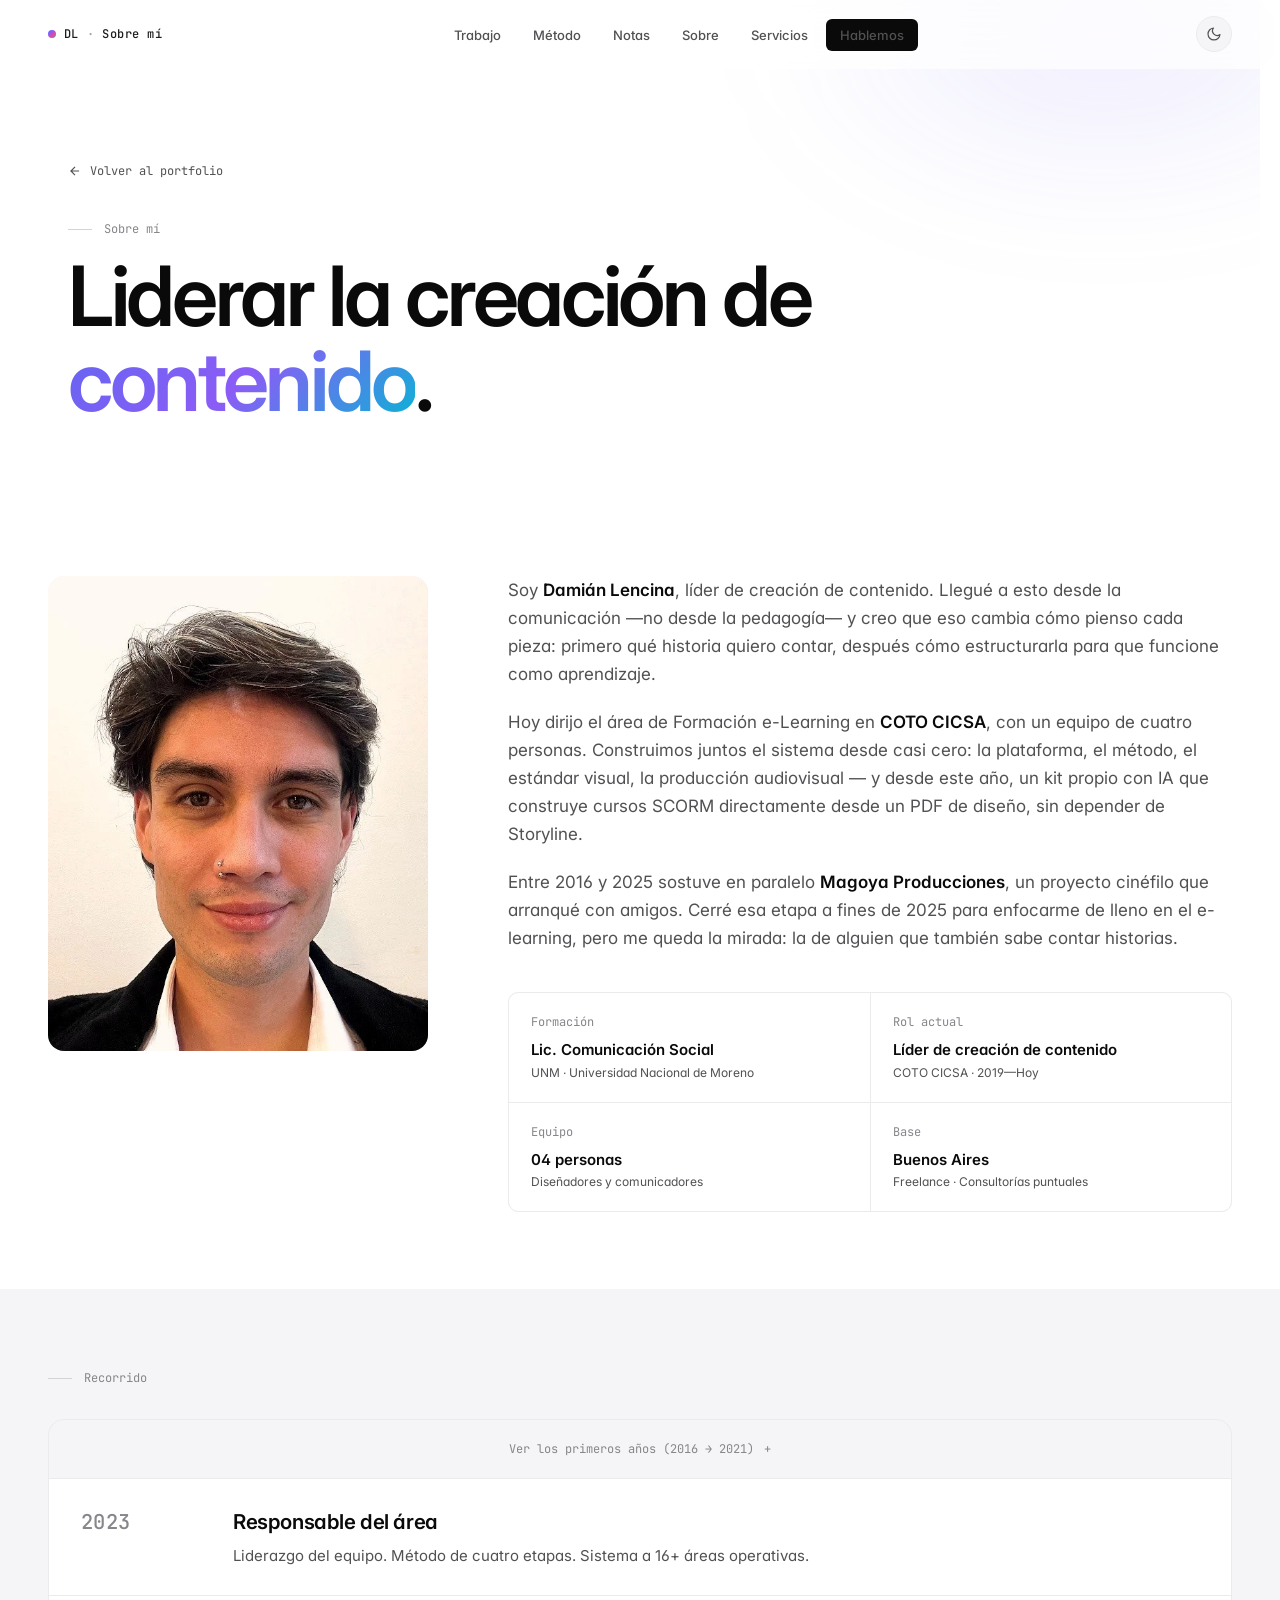
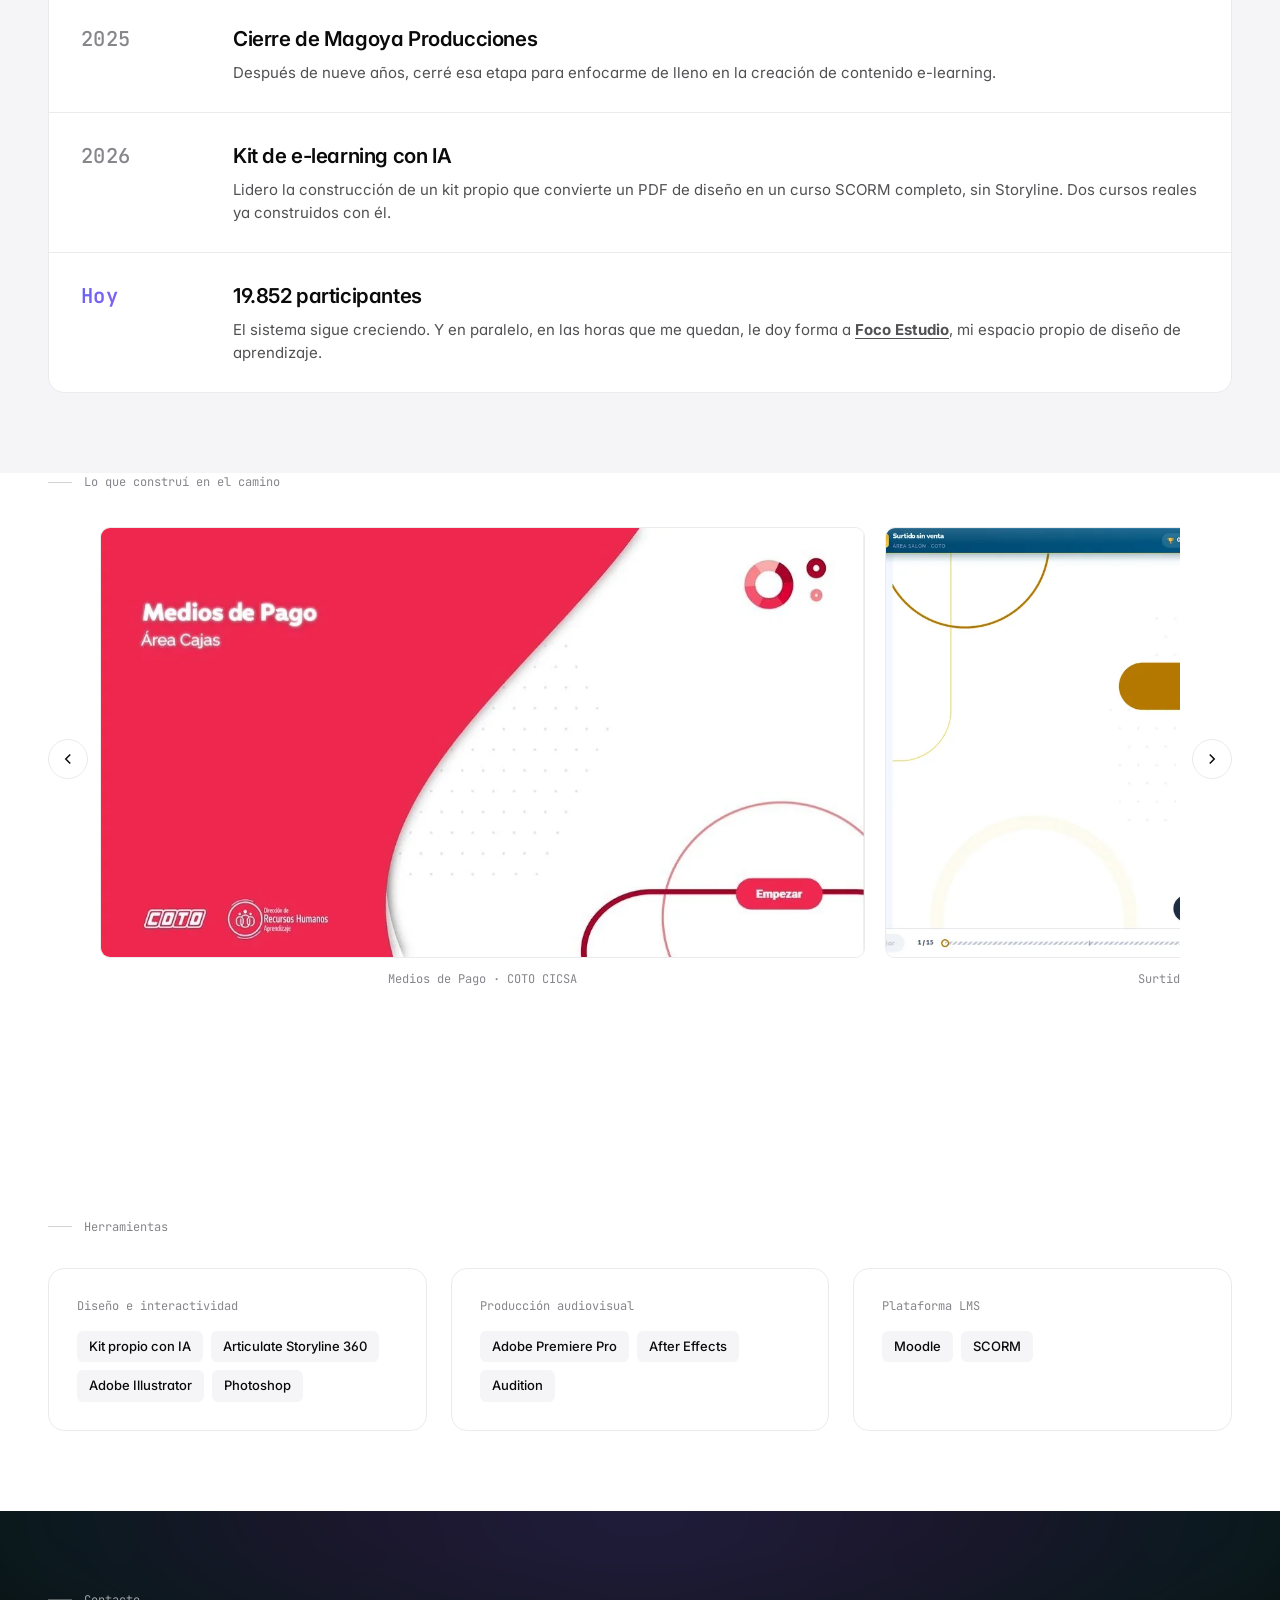
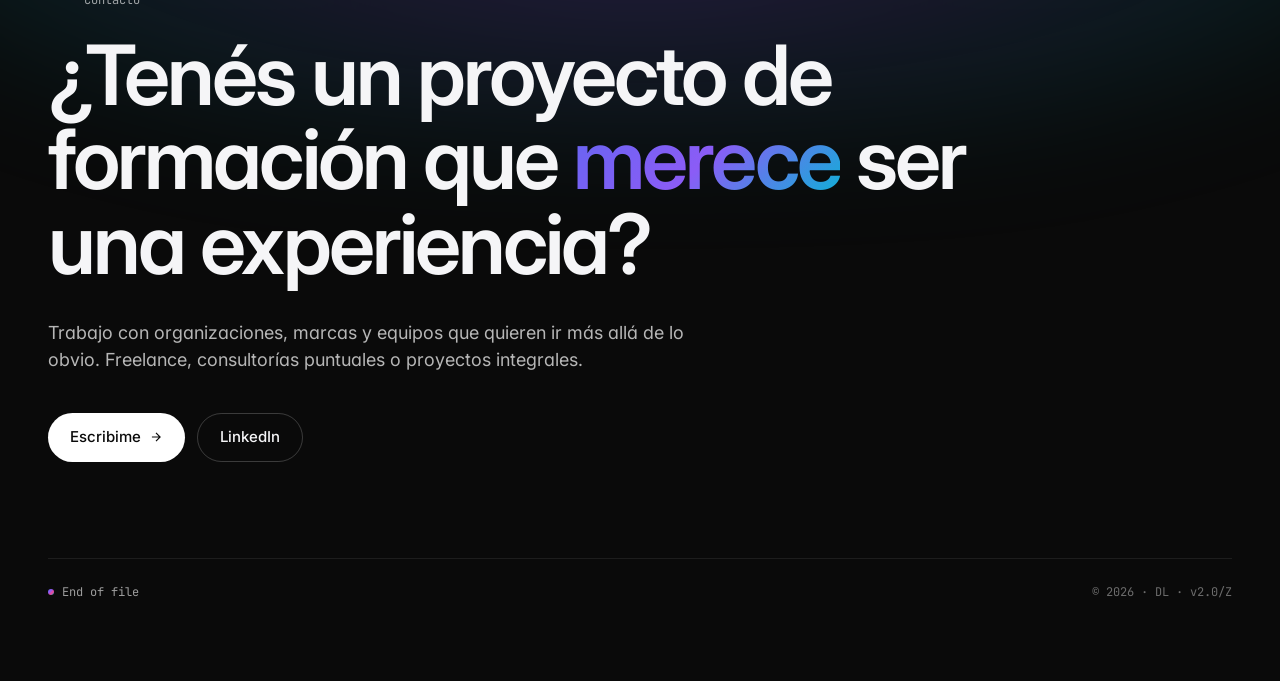
<file: sobre.html>
<!DOCTYPE html>
<html lang="es">
<head>
  <meta charset="UTF-8">
  <meta name="viewport" content="width=device-width, initial-scale=1.0">
<script>
(function(){
  try{
    var t = localStorage.getItem('dl-theme');
    if(!t){ t = matchMedia('(prefers-color-scheme: dark)').matches ? 'dark' : 'light'; }
    if(t==='dark'){ document.documentElement.setAttribute('data-theme','dark'); }
  }catch(e){}
})();
</script>
  <meta name="theme-color" content="#ffffff">
<title>Sobre mí — Damián Lencina</title>
<meta name="description" content="Líder de creación de contenido. Responsable de e-Learning en COTO CICSA. +7 años diseñando experiencias formativas. Buenos Aires, Argentina.">
<meta name="author" content="Damián Lencina">

<link rel="canonical" href="https://damianlencina.com/sobre.html">

<!-- Open Graph -->
<meta property="og:type" content="article">
<meta property="og:locale" content="es_AR">
<meta property="og:site_name" content="Damián Lencina · Portfolio">
<meta property="og:url" content="https://damianlencina.com/sobre.html">
<meta property="og:title" content="Sobre mí — Damián Lencina">
<meta property="og:description" content="Líder de creación de contenido. Responsable de e-Learning en COTO CICSA. +7 años diseñando experiencias formativas. Buenos Aires, Argentina.">
<meta property="og:image" content="https://damianlencina.com/img/retrato.jpg">
<meta property="og:image:width" content="1200">
<meta property="og:image:height" content="630">
<meta property="og:image:alt" content="Damián Lencina · retrato">

<!-- Twitter Card -->
<meta name="twitter:card" content="summary_large_image">
<meta name="twitter:title" content="Sobre mí — Damián Lencina">
<meta name="twitter:description" content="Líder de creación de contenido. Responsable de e-Learning en COTO CICSA. +7 años diseñando experiencias formativas. Buenos Aires, Argentina.">
<meta name="twitter:image" content="https://damianlencina.com/img/retrato.jpg">

<!-- Favicons -->
<link rel="icon" type="image/svg+xml" href="favicon.svg">
<link rel="icon" type="image/png" sizes="32x32" href="favicon-32.png">
<link rel="apple-touch-icon" sizes="180x180" href="apple-touch-icon.png">

<script type="application/ld+json">
{
  "@context": "https://schema.org",
  "@type": "AboutPage",
  "name": "Sobre Damián Lencina",
  "description": "Líder de creación de contenido. Responsable de e-Learning en COTO CICSA. +7 años diseñando experiencias formativas. Buenos Aires, Argentina.",
  "url": "https://damianlencina.com/sobre.html",
  "mainEntity": {
    "@type": "Person",
    "name": "Damián Lencina",
    "jobTitle": "Líder de creación de contenido",
    "worksFor": { "@type": "Organization", "name": "COTO CICSA" }
  }
}
</script>

<link rel="preconnect" href="https://fonts.googleapis.com">
  <link rel="preconnect" href="https://fonts.gstatic.com" crossorigin>
  <link href="https://fonts.googleapis.com/css2?family=Inter:wght@300;400;500;600;700&family=JetBrains+Mono:wght@400;500&display=swap" rel="stylesheet">
  <link rel="preload" as="style" href="style.css">
<link rel="stylesheet" href="style.css">
  <style>
    /* Sobre — hero */
    .sobre-hero {
      padding: 160px var(--side-pad) 80px;
      max-width: var(--content-width);
      margin: 0 auto;
      position: relative;
    }
    .sobre-hero-title {
      font-family: 'Inter', sans-serif;
      font-weight: 600;
      font-size: var(--t-h1);
      line-height: 1.02;
      letter-spacing: -0.04em;
      color: var(--ink);
      margin-bottom: 32px;
      max-width: 18ch;
    }
    .sobre-hero-title .grad {
      background: var(--aurora-grad-text);
      -webkit-background-clip: text;
      background-clip: text;
      color: transparent;
    }

    /* Timeline */
    .timeline-section { background: var(--bg-tint); }
    .timeline-wrap {
      max-width: var(--content-width);
      margin: 0 auto;
    }
    .timeline-label {
      font-family: var(--type-mono);
      font-size: var(--t-tag);
      color: var(--ink-dim);
      margin-bottom: 32px;
      display: flex;
      align-items: center;
      gap: 12px;
    }
    .timeline-label::before {
      content: '';
      width: 24px; height: 1px;
      background: var(--ink-line);
    }
    .timeline-items {
      display: grid;
      gap: 1px;
      background: var(--ink-line-soft);
      border-radius: var(--radius-l);
      overflow: hidden;
      border: 1px solid var(--ink-line-soft);
    }
    .timeline-item {
      background: var(--bg);
      padding: 28px 32px;
      display: grid;
      grid-template-columns: 120px 1fr;
      gap: 32px;
      align-items: baseline;
      transition: background 0.3s;
    }
    .timeline-item:hover { background: var(--bg-tint); }
    .timeline-year {
      font-family: var(--type-mono);
      font-size: var(--t-h4);
      font-weight: 500;
      color: var(--ink-dim);
      letter-spacing: 0.02em;
    }
    .timeline-item--now .timeline-year {
      background: var(--aurora-grad-text);
      -webkit-background-clip: text;
      background-clip: text;
      color: transparent;
      font-weight: 600;
    }
    .timeline-title {
      font-size: var(--t-h4);
      font-weight: 600;
      letter-spacing: -0.02em;
      color: var(--ink);
      margin-bottom: 6px;
    }
    .timeline-desc {
      font-size: var(--t-body);
      line-height: 1.55;
      color: var(--ink-mid);
    }

    .timeline-older { display: contents; }
    .timeline-older.is-hidden { display: none; }

    /* Tools */
    .tools-wrap {
      max-width: var(--content-width);
      margin: 0 auto;
    }
    .tools-label {
      font-family: var(--type-mono);
      font-size: var(--t-tag);
      color: var(--ink-dim);
      margin-bottom: 32px;
      display: flex;
      align-items: center;
      gap: 12px;
    }
    .tools-label::before {
      content: '';
      width: 24px; height: 1px;
      background: var(--ink-line);
    }
    .tools-grid {
      display: grid;
      grid-template-columns: repeat(3, 1fr);
      gap: 24px;
    }
    .tool-group {
      background: var(--bg);
      border: 1px solid var(--ink-line-soft);
      border-radius: var(--radius-l);
      padding: 28px;
      transition: border-color 0.3s, transform 0.3s var(--ease-out);
    }
    .tool-group:hover {
      border-color: var(--ink-line);
      transform: translateY(-4px);
    }
    .tool-group-title {
      font-family: var(--type-mono);
      font-size: var(--t-tag);
      color: var(--ink-dim);
      margin-bottom: 16px;
    }
    .tool-tags {
      display: flex;
      flex-wrap: wrap;
      gap: 8px;
    }
    .tool-tags span {
      font-size: var(--t-small);
      font-weight: 500;
      padding: 6px 12px;
      background: var(--bg-tint);
      color: var(--ink);
      border-radius: var(--radius-s);
    }

    @media (max-width: 720px) {
      .timeline-item { grid-template-columns: 1fr; gap: 8px; padding: 24px; }
      .tools-grid { grid-template-columns: 1fr; }
    }
  </style>
</head>
<body class="case-page">
<a href="#main" class="skip-link">Saltar al contenido principal</a>


<!-- NAV -->
<nav id="nav">
  <a href="index.html" class="nav-mark">DL <span>·</span> Sobre mí</a>
  <ul class="nav-links" id="navLinks">
    <li><a href="index.html#trabajo">Trabajo</a></li>
    <li><a href="metodo.html">Método</a></li>
    <li><a href="notas.html">Notas</a></li>
    <li><a href="sobre.html">Sobre</a></li>
    <li><a href="servicios.html">Servicios</a></li>
    <li><a href="#contacto" class="nav-cta">Hablemos</a></li>
  </ul>
  <div class="nav-end">
    <button class="theme-toggle" id="themeToggle" aria-label="Cambiar tema claro/oscuro" type="button">
      <svg class="icon-moon" viewBox="0 0 24 24" fill="none" stroke="currentColor" stroke-width="1.8" stroke-linecap="round" stroke-linejoin="round"><path d="M21 12.79A9 9 0 1 1 11.21 3 7 7 0 0 0 21 12.79z"/></svg>
      <svg class="icon-sun" viewBox="0 0 24 24" fill="none" stroke="currentColor" stroke-width="1.8" stroke-linecap="round" stroke-linejoin="round"><circle cx="12" cy="12" r="4"/><path d="M12 2v2M12 20v2M4.93 4.93l1.41 1.41M17.66 17.66l1.41 1.41M2 12h2M20 12h2M4.93 19.07l1.41-1.41M17.66 6.34l1.41-1.41"/></svg>
    </button>
    <button class="nav-hamburger" id="navHamburger" aria-label="Abrir menú" aria-expanded="false">
      <span></span><span></span><span></span>
    </button>
  </div>
</nav>

<div class="scroll-progress" id="scrollProgress"></div>

<!-- HERO -->
<section id="main" class="sobre-hero">
  <a href="index.html" class="case-back">
    <svg width="14" height="14" viewBox="0 0 24 24" fill="none" stroke="currentColor" stroke-width="2"><path d="M19 12H5M12 19l-7-7 7-7"/></svg>
    Volver al portfolio
  </a>

  <div class="case-tag">Sobre mí</div>

  <h1 class="sobre-hero-title">
    Liderar la creación de <span class="grad">contenido</span>.
  </h1>
</section>

<!-- Contenido principal -->
<section class="about-section" style="padding-top: 40px;">
  <div class="about-grid reveal">
    <div class="about-portrait">
      <picture><source srcset="img/retrato.webp" type="image/webp"><img loading="eager" fetchpriority="high" alt="Damián Lencina" src="img/retrato.jpg"></picture>
    </div>
    <div class="about-content">
      <div class="about-text">
        <p>Soy <strong>Damián Lencina</strong>, líder de creación de contenido. Llegué a esto desde la comunicación —no desde la pedagogía— y creo que eso cambia cómo pienso cada pieza: primero qué historia quiero contar, después cómo estructurarla para que funcione como aprendizaje.</p>
        <p>Hoy dirijo el área de Formación e-Learning en <strong>COTO CICSA</strong>, con un equipo de cuatro personas. Construimos juntos el sistema desde casi cero: la plataforma, el método, el estándar visual, la producción audiovisual — y desde este año, un kit propio con IA que construye cursos SCORM directamente desde un PDF de diseño, sin depender de Storyline.</p>
        <p>Entre 2016 y 2025 sostuve en paralelo <strong>Magoya Producciones</strong>, un proyecto cinéfilo que arranqué con amigos. Cerré esa etapa a fines de 2025 para enfocarme de lleno en el e-learning, pero me queda la mirada: la de alguien que también sabe contar historias.</p>
      </div>

      <div class="about-meta">
        <div class="about-meta-item">
          <div class="label">Formación</div>
          <div class="value">Lic. Comunicación Social</div>
          <div class="sub">UNM · Universidad Nacional de Moreno</div>
        </div>
        <div class="about-meta-item">
          <div class="label">Rol actual</div>
          <div class="value">Líder de creación de contenido</div>
          <div class="sub">COTO CICSA · 2019—Hoy</div>
        </div>
        <div class="about-meta-item">
          <div class="label">Equipo</div>
          <div class="value">04 personas</div>
          <div class="sub">Diseñadores y comunicadores</div>
        </div>
        <div class="about-meta-item">
          <div class="label">Base</div>
          <div class="value">Buenos Aires</div>
          <div class="sub">Freelance · Consultorías puntuales</div>
        </div>
      </div>
    </div>
  </div>
</section>

<!-- Timeline -->
<section class="timeline-section">
  <div class="timeline-wrap reveal">
    <div class="timeline-label">Recorrido</div>
    <div class="timeline-items">
      <div class="timeline-older is-hidden" id="timelineOlder">
        <div class="timeline-item">
          <div class="timeline-year">2016</div>
          <div>
            <div class="timeline-title">Magoya Producciones</div>
            <div class="timeline-desc">Inicio del proyecto audiovisual independiente. Cortometrajes, críticas y festivales.</div>
          </div>
        </div>
        <div class="timeline-item">
          <div class="timeline-year">2018</div>
          <div>
            <div class="timeline-title">Lic. Comunicación Social</div>
            <div class="timeline-desc">Graduación en la UNM con orientación en comunicación digital y producción audiovisual.</div>
          </div>
        </div>
        <div class="timeline-item">
          <div class="timeline-year">2019</div>
          <div>
            <div class="timeline-title">Ingreso a COTO CICSA</div>
            <div class="timeline-desc">Primer contacto con el e-learning corporativo. Diseño de cursos, Moodle, Storyline.</div>
          </div>
        </div>
        <div class="timeline-item">
          <div class="timeline-year">2021</div>
          <div>
            <div class="timeline-title">Primer video propio</div>
            <div class="timeline-desc">Rodaje en planta para un curso corporativo. La línea entre e-learning y audiovisual se borra.</div>
          </div>
        </div>
      </div>
      <button type="button" class="timeline-toggle" data-toggle-older="timelineOlder" data-toggle-hide-label="Ocultar los primeros años" aria-expanded="false">
        <span class="toggle-label">Ver los primeros años (2016 → 2021)</span>
        <span class="toggle-icon">+</span>
      </button>
      <div class="timeline-item">
        <div class="timeline-year">2023</div>
        <div>
          <div class="timeline-title">Responsable del área</div>
          <div class="timeline-desc">Liderazgo del equipo. Método de cuatro etapas. Sistema a 16+ áreas operativas.</div>
        </div>
      </div>
      <div class="timeline-item">
        <div class="timeline-year">2025</div>
        <div>
          <div class="timeline-title">Cierre de Magoya Producciones</div>
          <div class="timeline-desc">Después de nueve años, cerré esa etapa para enfocarme de lleno en la creación de contenido e-learning.</div>
        </div>
      </div>
      <div class="timeline-item">
        <div class="timeline-year">2026</div>
        <div>
          <div class="timeline-title">Kit de e-learning con IA</div>
          <div class="timeline-desc">Lidero la construcción de un kit propio que convierte un PDF de diseño en un curso SCORM completo, sin Storyline. Dos cursos reales ya construidos con él.</div>
        </div>
      </div>
      <div class="timeline-item timeline-item--now">
        <div class="timeline-year">Hoy</div>
        <div>
          <div class="timeline-title">19.852 participantes</div>
          <div class="timeline-desc">El sistema sigue creciendo. Y en paralelo, en las horas que me quedan, le doy forma a <a href="https://damianlencina.github.io/focoestudio/" target="_blank" rel="noopener" style="text-decoration:underline; text-underline-offset:3px;"><strong>Foco Estudio</strong></a>, mi espacio propio de diseño de aprendizaje.</div>
        </div>
      </div>
    </div>
  </div>
</section>

<!-- Lo que construí — carrusel -->
<section style="background: var(--bg); padding-top: 0;">
  <div class="tools-wrap reveal" style="margin-bottom: 64px;">
    <div class="tools-label">Lo que construí en el camino</div>
    <div class="case-carousel-wrap">
      <button class="case-carousel-arrow" type="button" data-carousel-prev aria-label="Pieza anterior">
        <svg width="18" height="18" viewBox="0 0 24 24" fill="none" stroke="currentColor" stroke-width="2"><polyline points="15 18 9 12 15 6"/></svg>
      </button>
      <div class="case-carousel" data-carousel>
        <figure class="case-carousel-item">
          <picture><source srcset="img/mp_slide_01_portada.webp" type="image/webp"><img loading="lazy" alt="Portada del curso Medios de Pago" src="img/mp_slide_01_portada.jpg"></picture>
          <figcaption class="case-image-caption">Medios de Pago · COTO CICSA</figcaption>
        </figure>
        <figure class="case-carousel-item">
          <picture><source srcset="img/kit_surtido_portada.webp" type="image/webp"><img loading="lazy" alt="Portada del curso Surtido sin venta" src="img/kit_surtido_portada.jpg"></picture>
          <figcaption class="case-image-caption">Surtido sin venta · Kit propio con IA</figcaption>
        </figure>
        <figure class="case-carousel-item">
          <picture><source srcset="img/kit_cardio_portada.webp" type="image/webp"><img loading="lazy" alt="Portada del curso de Prevención cardiovascular" src="img/kit_cardio_portada.jpg"></picture>
          <figcaption class="case-image-caption">Prevención cardiovascular · Kit propio con IA</figcaption>
        </figure>
        <figure class="case-carousel-item">
          <picture><source srcset="img/portfolio_workgrid_v52.webp" type="image/webp"><img loading="lazy" alt="Grilla de casos del portfolio" src="img/portfolio_workgrid_v52.jpg" style="object-fit: contain; background: var(--bg-tint);"></picture>
          <figcaption class="case-image-caption">Este portfolio · construido en conversación con IA</figcaption>
        </figure>
        <figure class="case-carousel-item">
          <picture><source srcset="img/magoya_logo.webp" type="image/webp"><img loading="lazy" alt="Logo de Magoya Cine" src="img/magoya_logo.jpg" style="object-fit: contain; background: #0a0a14;"></picture>
          <figcaption class="case-image-caption">Magoya Cine · 2016 → 2025</figcaption>
        </figure>
      </div>
      <button class="case-carousel-arrow" type="button" data-carousel-next aria-label="Pieza siguiente">
        <svg width="18" height="18" viewBox="0 0 24 24" fill="none" stroke="currentColor" stroke-width="2"><polyline points="9 18 15 12 9 6"/></svg>
      </button>
    </div>
    <p class="case-carousel-hint">← deslizá o usá las flechas →</p>
  </div>
</section>

<!-- Herramientas -->
<section style="background: var(--bg);">
  <div class="tools-wrap reveal">
    <div class="tools-label">Herramientas</div>
    <div class="tools-grid">
      <div class="tool-group">
        <div class="tool-group-title">Diseño e interactividad</div>
        <div class="tool-tags">
          <span>Kit propio con IA</span>
          <span>Articulate Storyline 360</span>
          <span>Adobe Illustrator</span>
          <span>Photoshop</span>
        </div>
      </div>
      <div class="tool-group">
        <div class="tool-group-title">Producción audiovisual</div>
        <div class="tool-tags">
          <span>Adobe Premiere Pro</span>
          <span>After Effects</span>
          <span>Audition</span>
        </div>
      </div>
      <div class="tool-group">
        <div class="tool-group-title">Plataforma LMS</div>
        <div class="tool-tags">
          <span>Moodle</span>
          <span>SCORM</span>
        </div>
      </div>
    </div>
  </div>
</section>

<!-- Footer CTA -->
<section class="footer-cta" id="contacto">
  <div class="footer-inner">
    <div>
      <div class="footer-cta-tag">Contacto</div>
      <h2>¿Tenés un proyecto de formación que <span class="grad">merece</span> ser una experiencia?</h2>
      <p class="footer-cta-sub">Trabajo con organizaciones, marcas y equipos que quieren ir más allá de lo obvio. Freelance, consultorías puntuales o proyectos integrales.</p>
      <div class="contact-actions">
        <a href="mailto:dami.lencina21@gmail.com" class="btn btn-light">
          Escribime
          <svg class="btn-arrow" width="14" height="14" viewBox="0 0 24 24" fill="none" stroke="currentColor" stroke-width="2"><path d="M5 12h14M12 5l7 7-7 7"/></svg>
        </a>
        <a href="https://www.linkedin.com/in/damian-ezequiel-lencina/" target="_blank" rel="noopener" class="btn btn-dark-ghost">LinkedIn</a>
      </div>
    </div>

    <div class="footer-fin">
      <div class="footer-fin-text">End of file</div>
      <div class="footer-fin-meta">© <span class="footer-year">2026</span> · DL · v2.0/Z</div>
    </div>
  </div>
</section>

<button class="back-to-top" id="backToTop" aria-label="Volver arriba">↑</button>

<script src="script.js"></script>
</body>
</html>
</file>
<file: style.css>
/* ========================================================================
   DAMIÁN LENCINA — VERSIÓN Z
   AI Studio / Future Editorial
   ======================================================================== */

*, *::before, *::after { box-sizing: border-box; margin: 0; padding: 0; }
html { scroll-behavior: smooth; -webkit-text-size-adjust: 100%; }
html, body { overflow-x: hidden; max-width: 100%; }
body {
  font-family: 'Inter', -apple-system, BlinkMacSystemFont, sans-serif;
  background: var(--bg);
  color: var(--ink);
  line-height: 1.5;
  -webkit-font-smoothing: antialiased;
  -moz-osx-font-smoothing: grayscale;
  font-feature-settings: 'cv02', 'cv03', 'cv04', 'cv11';
}
a { color: inherit; text-decoration: none; }
button { font: inherit; background: none; border: 0; color: inherit; cursor: pointer; }
img { max-width: 100%; height: auto; display: block; }
ul, ol { list-style: none; }

:root {
  --bg:          #ffffff;
  --bg-soft:     #fafafa;
  --bg-tint:     #f5f5f7;
  --bg-card:     #ffffff;
  --bg-dark:     #0a0a0a;
  --bg-dark-soft:#111113;

  --ink:         #0a0a0a;
  --ink-soft:    #1d1d1f;
  --ink-mid:     #515154;
  --ink-dim:     #86868b;
  --ink-faint:   #a1a1a6;
  --ink-line:    #d2d2d7;
  --ink-line-soft: #ebebed;
  --ink-invert:  #f5f5f7;

  --aurora-1:    #6366f1;
  --aurora-2:    #8b5cf6;
  --aurora-3:    #ec4899;
  --aurora-4:    #06b6d4;
  --aurora-grad: linear-gradient(135deg, #6366f1 0%, #8b5cf6 33%, #ec4899 66%, #06b6d4 100%);
  --aurora-grad-soft: linear-gradient(135deg, rgba(99,102,241,0.08) 0%, rgba(139,92,246,0.08) 50%, rgba(6,182,212,0.08) 100%);
  --aurora-grad-text: linear-gradient(135deg, #6366f1 0%, #8b5cf6 50%, #06b6d4 100%);

  --signal:      #00d9ff;
  --signal-soft: rgba(0, 217, 255, 0.10);

  --content-width: 1240px;
  --content-narrow: 880px;
  --side-pad: clamp(20px, 4vw, 48px);
  --gap-xs: 8px;
  --gap-s: 16px;
  --gap-m: 24px;
  --gap-l: 40px;
  --gap-xl: 56px;
  --gap-2xl: 64px;
  --gap-3xl: 80px;

  --radius-xs: 4px;
  --radius-s: 6px;
  --radius-m: 10px;
  --radius-l: 16px;
  --radius-full: 999px;

  --shadow-s: 0 1px 2px rgba(10,10,10,0.05);
  --shadow-m: 0 8px 24px rgba(10,10,10,0.08), 0 2px 6px rgba(10,10,10,0.04);
  --shadow-l: 0 20px 56px rgba(10,10,10,0.12), 0 4px 12px rgba(10,10,10,0.06);
  --shadow-aurora: 0 14px 48px rgba(99,102,241,0.22), 0 4px 16px rgba(236,72,153,0.10);

  /* Nav bg para transparencia con blur */
  --nav-bg: rgba(255,255,255,0.72);

  --type-mono: 'JetBrains Mono', 'SF Mono', Menlo, monospace;

  --t-micro:   11px;
  --t-tag:     12px;
  --t-small:   13px;
  --t-body:    15px;
  --t-body-l:  17px;
  --t-lead:    clamp(18px, 1.4vw, 21px);
  --t-h4:      clamp(18px, 1.6vw, 22px);
  --t-h3:      clamp(22px, 2.2vw, 28px);
  --t-h2:      clamp(32px, 4vw, 56px);
  --t-h1:      clamp(44px, 6.5vw, 88px);
  --t-display: clamp(56px, 9vw, 128px);

  --ease-out: cubic-bezier(0.16, 1, 0.3, 1);
  --ease-in-out: cubic-bezier(0.65, 0, 0.35, 1);
}

/* === DARK THEME === */
:root[data-theme="dark"] {
  --bg:            #0a0a0a;
  --bg-soft:       #0e0e10;
  --bg-tint:       #131316;
  --bg-card:       #131316;
  --bg-dark:       #050507;
  --bg-dark-soft:  #0a0a0a;

  --ink:           #f5f5f7;
  --ink-soft:      #e5e5e7;
  --ink-mid:       #a1a1a6;
  --ink-dim:       #86868b;
  --ink-faint:     #6e6e73;
  --ink-line:      #38383d;
  --ink-line-soft: #1d1d20;
  --ink-invert:    #0a0a0a;

  --shadow-s: 0 1px 2px rgba(0,0,0,0.5);
  --shadow-m: 0 8px 24px rgba(0,0,0,0.5), 0 2px 6px rgba(0,0,0,0.35);
  --shadow-l: 0 20px 56px rgba(0,0,0,0.6), 0 4px 12px rgba(0,0,0,0.4);
  --shadow-aurora: 0 14px 48px rgba(139,92,246,0.32), 0 4px 16px rgba(6,182,212,0.18);

  --nav-bg: rgba(10,10,10,0.72);
}

/* Botones primary en dark — fondo blanco con texto dark queda bien, pero el ghost necesita ajuste */
:root[data-theme="dark"] .btn-ghost {
  color: var(--ink);
  border-color: var(--ink-line);
}
:root[data-theme="dark"] .btn-ghost:hover {
  border-color: var(--ink);
  background: rgba(255,255,255,0.04);
}
/* nav-cta en dark — el fondo blanco invertido queda un toque agresivo, lo suavizo */
:root[data-theme="dark"] .nav-cta {
  background: var(--ink);
  color: var(--bg);
}
:root[data-theme="dark"] .nav-cta:hover {
  background: var(--ink-soft);
}

/* Transición global suave al cambiar de tema (sólo cuando NO es la primera carga) */
:root.theme-transitioning,
:root.theme-transitioning *,
:root.theme-transitioning *::before,
:root.theme-transitioning *::after {
  transition: background-color 0.4s ease, border-color 0.4s ease, color 0.4s ease, box-shadow 0.4s ease !important;
}

::selection { background: var(--ink); color: var(--bg); }

/* === Skip link (accesibilidad) === */
.skip-link {
  position: absolute;
  top: 8px;
  left: 8px;
  padding: 12px 20px;
  background: var(--ink);
  color: var(--bg);
  text-decoration: none;
  border-radius: var(--radius-s);
  font-family: var(--type-mono);
  font-size: var(--t-small);
  font-weight: 500;
  z-index: 1000;
  transform: translateY(-200%);
  transition: transform 0.2s var(--ease-out);
}
.skip-link:focus {
  transform: translateY(0);
  outline: 2px solid var(--signal);
  outline-offset: 2px;
}

/* === Focus visible mejorado para accesibilidad por teclado === */
:focus-visible {
  outline: 2px solid var(--signal);
  outline-offset: 3px;
  border-radius: 2px;
}
.btn:focus-visible,
.theme-toggle:focus-visible,
.nav-cta:focus-visible {
  outline-offset: 4px;
}

/* === Respeto a usuarios con prefer-reduced-motion === */
@media (prefers-reduced-motion: reduce) {
  *, *::before, *::after {
    animation-duration: 0.01ms !important;
    animation-iteration-count: 1 !important;
    transition-duration: 0.01ms !important;
    scroll-behavior: auto !important;
  }
  .reveal,
  .reveal-stagger > * {
    opacity: 1 !important;
    transform: none !important;
  }
}

::-webkit-scrollbar { width: 8px; height: 8px; }
::-webkit-scrollbar-track { background: transparent; }
::-webkit-scrollbar-thumb { background: var(--ink-line); border-radius: 999px; }
::-webkit-scrollbar-thumb:hover { background: var(--ink-dim); }

/* ============================ NAV ============================ */
nav#nav {
  position: fixed;
  top: 0; left: 0; right: 0;
  z-index: 100;
  padding: 16px var(--side-pad);
  display: flex;
  align-items: center;
  justify-content: space-between;
  background: var(--nav-bg);
  backdrop-filter: saturate(180%) blur(20px);
  -webkit-backdrop-filter: saturate(180%) blur(20px);
  border-bottom: 1px solid transparent;
  transition: border-color 0.3s, background 0.3s;
}
nav#nav.scrolled { border-bottom-color: var(--ink-line-soft); }
.nav-mark {
  font-family: var(--type-mono);
  font-size: var(--t-tag);
  font-weight: 500;
  letter-spacing: 0.04em;
  color: var(--ink-soft);
  display: flex;
  align-items: center;
  gap: 8px;
}
.nav-mark::before {
  content: '';
  width: 8px; height: 8px;
  border-radius: 50%;
  background: var(--aurora-grad);
  animation: pulse 2.4s ease-in-out infinite;
}
.nav-mark span { color: var(--ink-faint); }
.nav-links {
  display: flex;
  gap: 4px;
  align-items: center;
}
.nav-links a {
  font-size: var(--t-small);
  font-weight: 500;
  color: var(--ink-mid);
  padding: 8px 14px;
  border-radius: var(--radius-s);
  transition: color 0.2s, background 0.2s;
}
.nav-links a:hover { color: var(--ink); background: var(--bg-tint); }
.nav-cta {
  font-size: var(--t-small);
  font-weight: 500;
  color: var(--bg);
  background: var(--ink);
  padding: 8px 16px;
  border-radius: var(--radius-full);
  transition: transform 0.2s var(--ease-out), background 0.2s;
}
.nav-cta:hover { background: var(--ink-soft); color: var(--bg); transform: scale(0.98); }

/* === Theme toggle === */
.theme-toggle {
  width: 36px;
  height: 36px;
  border-radius: 50%;
  background: var(--bg-tint);
  border: 1px solid var(--ink-line-soft);
  color: var(--ink-mid);
  display: inline-flex;
  align-items: center;
  justify-content: center;
  cursor: pointer;
  transition: background 0.2s, border-color 0.2s, color 0.2s, transform 0.2s var(--ease-out);
}
.theme-toggle:hover {
  background: var(--ink-line-soft);
  color: var(--ink);
  transform: scale(1.05);
}
.theme-toggle svg {
  width: 16px;
  height: 16px;
  transition: opacity 0.25s, transform 0.4s var(--ease-out);
}
.theme-toggle .icon-moon { display: block; }
.theme-toggle .icon-sun { display: none; }
:root[data-theme="dark"] .theme-toggle .icon-moon { display: none; }
:root[data-theme="dark"] .theme-toggle .icon-sun { display: block; }
.nav-end {
  display: flex;
  align-items: center;
  gap: 8px;
}
.nav-hamburger {
  display: none;
  flex-direction: column;
  gap: 5px;
  padding: 8px;
  border-radius: var(--radius-s);
  transition: background 0.2s;
}
.nav-hamburger:hover { background: var(--bg-tint); }
.nav-hamburger span {
  display: block;
  width: 22px; height: 1.5px;
  background: var(--ink);
  transform-origin: center;
  transition: transform 0.3s var(--ease-out), opacity 0.2s;
}
.nav-hamburger[aria-expanded="true"] span:nth-child(1) {
  transform: translateY(6.5px) rotate(45deg);
}
.nav-hamburger[aria-expanded="true"] span:nth-child(2) {
  opacity: 0;
  transform: scaleX(0);
}
.nav-hamburger[aria-expanded="true"] span:nth-child(3) {
  transform: translateY(-6.5px) rotate(-45deg);
}

.scroll-progress {
  position: fixed;
  top: 0; left: 0;
  height: 2px;
  width: 0%;
  background: var(--aurora-grad);
  z-index: 101;
  transition: width 0.05s linear;
}

/* ============================ HERO ============================ */
.hero {
  min-height: 100vh;
  display: flex;
  align-items: center;
  padding: 120px var(--side-pad) 80px;
  position: relative;
  overflow: hidden;
  background: var(--bg);
}
.hero::before {
  content: '';
  position: absolute;
  top: -20%; right: -10%;
  width: 70%; height: 80%;
  background: radial-gradient(ellipse at center,
    rgba(139, 92, 246, 0.16) 0%,
    rgba(99, 102, 241, 0.10) 30%,
    transparent 70%);
  filter: blur(60px);
  pointer-events: none;
  animation: auroraFloat 20s ease-in-out infinite;
}
.hero::after {
  content: '';
  position: absolute;
  bottom: -30%; left: -10%;
  width: 60%; height: 70%;
  background: radial-gradient(ellipse at center,
    rgba(6, 182, 212, 0.12) 0%,
    rgba(236, 72, 153, 0.08) 40%,
    transparent 70%);
  filter: blur(80px);
  pointer-events: none;
  animation: auroraFloat 25s ease-in-out infinite reverse;
}
@keyframes auroraFloat {
  0%, 100% { transform: translate(0, 0) scale(1); }
  33% { transform: translate(5%, -3%) scale(1.05); }
  66% { transform: translate(-3%, 5%) scale(0.98); }
}
.hero-inner {
  max-width: var(--content-width);
  margin: 0 auto;
  width: 100%;
  position: relative;
  z-index: 2;
}
.hero-status {
  display: flex;
  align-items: center;
  gap: 24px;
  flex-wrap: wrap;
  font-family: var(--type-mono);
  font-size: var(--t-tag);
  font-weight: 500;
  color: var(--ink-mid);
  margin-bottom: 56px;
  opacity: 0;
  animation: fadeUp 0.8s var(--ease-out) 0.2s forwards;
}
.hero-status-item {
  display: inline-flex;
  align-items: center;
  gap: 8px;
}
.hero-status-dot {
  width: 6px; height: 6px;
  border-radius: 50%;
  background: var(--signal);
  box-shadow: 0 0 10px var(--signal);
  animation: pulse 2s ease-in-out infinite;
}
.hero-status-sep { color: var(--ink-line); }

/* Grid de 2 columnas en el hero */
.hero-grid {
  display: grid;
  grid-template-columns: 1.5fr 1fr;
  gap: 80px;
  align-items: center;
}
.hero-content { min-width: 0; }
.hero-video {
  justify-self: end;
  width: 100%;
  max-width: 340px;
  opacity: 0;
  animation: fadeUp 1s var(--ease-out) 0.9s forwards;
}

.hero h1 {
  font-family: 'Inter', sans-serif;
  font-weight: 600;
  font-size: var(--t-h1);
  line-height: 0.96;
  letter-spacing: -0.04em;
  color: var(--ink);
  max-width: 12ch;
  margin-bottom: 32px;
}
.hero h1 .line {
  display: block;
  overflow: hidden;
}
.hero h1 .line span {
  display: inline-block;
  opacity: 0;
  transform: translateY(100%);
  animation: revealUp 1s var(--ease-out) forwards;
}
.hero h1 .line:nth-child(1) span { animation-delay: 0.35s; }
.hero h1 .line:nth-child(2) span { animation-delay: 0.45s; }
.hero h1 .line:nth-child(3) span { animation-delay: 0.55s; }
.hero h1 .grad {
  background: var(--aurora-grad-text);
  -webkit-background-clip: text;
  background-clip: text;
  color: transparent;
  font-weight: 600;
}
.hero-sub {
  font-size: var(--t-lead);
  line-height: 1.5;
  color: var(--ink-mid);
  max-width: 52ch;
  margin-bottom: 40px;
  opacity: 0;
  animation: fadeUp 0.8s var(--ease-out) 0.85s forwards;
}
.hero-sub strong { color: var(--ink); font-weight: 600; }
.hero-actions {
  display: flex;
  gap: 12px;
  flex-wrap: wrap;
  opacity: 0;
  animation: fadeUp 0.8s var(--ease-out) 1s forwards;
}

/* === BUTTONS === */
.btn {
  display: inline-flex;
  align-items: center;
  gap: 8px;
  font-size: var(--t-body);
  font-weight: 500;
  padding: 12px 22px;
  border-radius: var(--radius-full);
  transition: transform 0.2s var(--ease-out), background 0.2s, color 0.2s, border-color 0.2s, box-shadow 0.2s;
  white-space: nowrap;
}
.btn:hover { transform: translateY(-1px); }
.btn-primary { background: var(--ink); color: var(--bg); }
.btn-primary:hover { background: var(--ink-soft); color: var(--bg); }
.btn-secondary { background: var(--bg-tint); color: var(--ink); }
.btn-secondary:hover { background: var(--ink-line-soft); color: var(--ink); }
.btn-ghost { color: var(--ink); border: 1px solid var(--ink-line); }
.btn-ghost:hover { border-color: var(--ink); color: var(--ink); }
.btn-arrow { transition: transform 0.2s var(--ease-out); }
.btn:hover .btn-arrow { transform: translateX(3px); }

/* === HERO VIDEO CARD === */
.hero-video-card {
  position: relative;
  display: block;
  width: 100%;
  aspect-ratio: 4/5;
  border-radius: var(--radius-l);
  overflow: hidden;
  cursor: pointer;
  background: var(--bg-tint);
  border: 0;
  padding: 0;
  box-shadow: var(--shadow-l);
  transition: transform 0.4s var(--ease-out), box-shadow 0.4s var(--ease-out);
}
.hero-video-card:hover {
  transform: translateY(-4px);
  box-shadow: 0 24px 56px rgba(10,10,10,0.16), var(--shadow-aurora);
}
.hero-video-card--static { cursor: default; }
.hero-video-card--static:hover { transform: none; box-shadow: var(--shadow-l); }
.hero-video-card--static:hover .hero-video-img { transform: none; }
.hero-video-img {
  width: 100%;
  height: 100%;
  object-fit: cover;
  object-position: center 15%;
  transition: transform 0.6s var(--ease-out);
}
.hero-video-card:hover .hero-video-img {
  transform: scale(1.04);
}
.hero-video-overlay {
  position: absolute;
  inset: 0;
  background: linear-gradient(to top,
    rgba(10,10,10,0.7) 0%,
    rgba(10,10,10,0.2) 35%,
    transparent 60%);
  pointer-events: none;
}
.hero-video-play {
  position: absolute;
  top: 50%; left: 50%;
  transform: translate(-50%, -50%);
  width: 64px; height: 64px;
  border-radius: 50%;
  background: var(--aurora-grad);
  display: flex;
  align-items: center;
  justify-content: center;
  box-shadow: 0 8px 32px rgba(99,102,241,0.5), 0 0 0 1px rgba(255,255,255,0.12);
  transition: transform 0.3s var(--ease-out), box-shadow 0.3s var(--ease-out);
}
.hero-video-card:hover .hero-video-play {
  transform: translate(-50%, -50%) scale(1.08);
  box-shadow: 0 12px 40px rgba(99,102,241,0.65), 0 0 0 1px rgba(255,255,255,0.2);
}
.hero-video-play svg {
  width: 22px; height: 22px;
  fill: #fff;
  margin-left: 3px;
}
.hero-video-meta {
  position: absolute;
  bottom: 20px; left: 20px; right: 20px;
  display: flex;
  flex-direction: column;
  gap: 2px;
  text-align: left;
  color: #fff;
}
.hero-video-tag {
  font-family: var(--type-mono);
  font-size: var(--t-tag);
  color: rgba(255,255,255,0.85);
  letter-spacing: 0.02em;
}
.hero-video-name {
  font-size: var(--t-body);
  font-weight: 600;
  color: #fff;
  letter-spacing: -0.01em;
}

.hero-meta {
  display: grid;
  grid-template-columns: repeat(4, 1fr);
  gap: 32px;
  margin-top: 96px;
  padding-top: 32px;
  border-top: 1px solid var(--ink-line-soft);
  opacity: 0;
  animation: fadeUp 0.8s var(--ease-out) 1.2s forwards;
}
.hero-meta-item .label {
  font-family: var(--type-mono);
  font-size: var(--t-tag);
  color: var(--ink-dim);
  margin-bottom: 8px;
  letter-spacing: 0.02em;
}
.hero-meta-item .value {
  font-size: var(--t-body-l);
  font-weight: 600;
  color: var(--ink);
  line-height: 1.3;
}
.hero-meta-item .value.signal {
  display: inline-flex;
  align-items: center;
  gap: 8px;
}
.hero-meta-item .value.signal::before {
  content: '';
  width: 6px; height: 6px;
  border-radius: 50%;
  background: var(--signal);
  box-shadow: 0 0 8px var(--signal);
}

/* ============================ ANIMATIONS ============================ */
@keyframes fadeUp {
  from { opacity: 0; transform: translateY(20px); }
  to { opacity: 1; transform: translateY(0); }
}
@keyframes revealUp {
  to { opacity: 1; transform: translateY(0); }
}
@keyframes pulse {
  0%, 100% { opacity: 1; transform: scale(1); }
  50% { opacity: 0.6; transform: scale(0.9); }
}
/* === Reveal animations === */
/* Por default el contenido es VISIBLE. Solo se oculta si JS aplica .js-reveal-init */
.js-reveal-init .reveal {
  opacity: 0;
  transform: translateY(30px);
  transition: opacity 0.9s var(--ease-out), transform 0.9s var(--ease-out);
}
.js-reveal-init .reveal.in {
  opacity: 1;
  transform: translateY(0);
}
.js-reveal-init .reveal-stagger > * {
  opacity: 0;
  transform: translateY(20px);
  transition: opacity 0.7s var(--ease-out), transform 0.7s var(--ease-out);
}
.js-reveal-init .reveal-stagger.in > *:nth-child(1) { transition-delay: 0.05s; }
.js-reveal-init .reveal-stagger.in > *:nth-child(2) { transition-delay: 0.15s; }
.js-reveal-init .reveal-stagger.in > *:nth-child(3) { transition-delay: 0.25s; }
.js-reveal-init .reveal-stagger.in > *:nth-child(4) { transition-delay: 0.35s; }
.js-reveal-init .reveal-stagger.in > * { opacity: 1; transform: translateY(0); }

/* ============================ SECTION HEADERS ============================ */
section { padding: var(--gap-3xl) var(--side-pad); position: relative; }
.section-header {
  max-width: var(--content-width);
  margin: 0 auto var(--gap-2xl);
}
.section-tag {
  font-family: var(--type-mono);
  font-size: var(--t-tag);
  font-weight: 500;
  color: var(--ink-dim);
  letter-spacing: 0.02em;
  margin-bottom: 16px;
  display: flex;
  align-items: center;
  gap: 12px;
}
.section-tag::before {
  content: '';
  width: 24px; height: 1px;
  background: var(--ink-line);
}
.section-h {
  font-family: 'Inter', sans-serif;
  font-weight: 600;
  font-size: var(--t-h2);
  line-height: 1.05;
  letter-spacing: -0.035em;
  color: var(--ink);
  max-width: 22ch;
  margin-bottom: 20px;
}
.section-h .grad {
  background: var(--aurora-grad-text);
  -webkit-background-clip: text;
  background-clip: text;
  color: transparent;
}
.section-lead {
  font-size: var(--t-lead);
  line-height: 1.5;
  color: var(--ink-mid);
  max-width: 56ch;
}

/* ============================ WORK ============================ */
.work-wrap {
  max-width: var(--content-width);
  margin: 0 auto;
  display: flex;
  flex-direction: column;
  gap: var(--gap-2xl);
}
.featured-case {
  position: relative;
  display: block;
  background: var(--bg-card);
  border: 1px solid var(--ink-line-soft);
  border-radius: var(--radius-l);
  overflow: hidden;
  box-shadow: var(--shadow-m);
  transition: border-color 0.4s var(--ease-out), transform 0.4s var(--ease-out), box-shadow 0.4s var(--ease-out);
}
.featured-case::before {
  content: '';
  position: absolute;
  inset: 0;
  border-radius: var(--radius-l);
  padding: 1px;
  background: var(--aurora-grad);
  -webkit-mask: linear-gradient(#fff 0 0) content-box, linear-gradient(#fff 0 0);
  -webkit-mask-composite: xor;
          mask-composite: exclude;
  opacity: 0;
  transition: opacity 0.4s var(--ease-out);
  pointer-events: none;
  z-index: 3;
}
.featured-case:hover {
  border-color: transparent;
  transform: translateY(-6px);
  box-shadow: var(--shadow-l), var(--shadow-aurora);
}
.featured-case:hover::before { opacity: 1; }
.featured-case-header {
  display: flex;
  align-items: center;
  justify-content: space-between;
  padding: 24px 32px;
  border-bottom: 1px solid var(--ink-line-soft);
  font-family: var(--type-mono);
  font-size: var(--t-tag);
  color: var(--ink-mid);
}
.featured-case-num {
  display: inline-flex;
  align-items: center;
  gap: 12px;
  color: var(--ink);
  font-weight: 500;
}
.featured-case-num::before {
  content: '';
  width: 6px; height: 6px;
  border-radius: 50%;
  background: var(--aurora-grad);
}
.featured-case-thumb {
  width: 100%;
  overflow: hidden;
  border-bottom: 1px solid var(--ink-line-soft);
  background: var(--bg-tint);
}
.featured-case-thumb img {
  width: 100%;
  display: block;
  max-height: 380px;
  object-fit: cover;
  object-position: top;
  transition: transform 0.5s var(--ease-out);
}
.featured-case:hover .featured-case-thumb img { transform: scale(1.02); }
.featured-case-body {
  padding: 40px 32px 48px;
  display: grid;
  grid-template-columns: 1fr 1fr;
  gap: 64px;
  align-items: start;
}
.featured-case-content h3 {
  font-family: 'Inter', sans-serif;
  font-weight: 600;
  font-size: var(--t-h2);
  line-height: 1.05;
  letter-spacing: -0.035em;
  color: var(--ink);
  margin-bottom: 24px;
}
.featured-case-content h3 .grad {
  background: var(--aurora-grad-text);
  -webkit-background-clip: text;
  background-clip: text;
  color: transparent;
}
.featured-case-content p {
  font-size: var(--t-body-l);
  line-height: 1.6;
  color: var(--ink-mid);
  margin-bottom: 32px;
}
.featured-case-content p strong { color: var(--ink); font-weight: 600; }
.featured-case-link {
  display: inline-flex;
  align-items: center;
  gap: 6px;
  font-size: var(--t-body);
  font-weight: 500;
  color: var(--ink);
  border-bottom: 1px solid var(--ink);
  padding-bottom: 2px;
  transition: gap 0.2s var(--ease-out);
}
.featured-case:hover .featured-case-link { gap: 12px; }
.featured-case-stats {
  display: grid;
  grid-template-columns: 1fr 1fr;
  gap: 1px;
  background: var(--ink-line-soft);
  border-radius: var(--radius-m);
  overflow: hidden;
  border: 1px solid var(--ink-line-soft);
}
.stat-box {
  background: var(--bg-tint);
  padding: 24px 20px;
  display: flex;
  flex-direction: column;
  gap: 4px;
}
.stat-label {
  font-family: var(--type-mono);
  font-size: var(--t-tag);
  color: var(--ink-dim);
  letter-spacing: 0.02em;
}
.stat-value {
  font-size: clamp(28px, 3vw, 40px);
  font-weight: 600;
  color: var(--ink);
  letter-spacing: -0.025em;
  line-height: 1;
  margin-top: 8px;
  font-variant-numeric: tabular-nums;
}
.stat-value.grad {
  background: var(--aurora-grad-text);
  -webkit-background-clip: text;
  background-clip: text;
  color: transparent;
}

.work-grid {
  display: grid;
  grid-template-columns: repeat(3, 1fr);
  gap: 24px;
}
.work-item {
  position: relative;
  display: flex;
  flex-direction: column;
  background: var(--bg-card);
  border: 1px solid var(--ink-line-soft);
  border-radius: var(--radius-l);
  overflow: hidden;
  box-shadow: var(--shadow-s);
  transition: border-color 0.35s var(--ease-out), transform 0.35s var(--ease-out), box-shadow 0.35s var(--ease-out);
}
.work-item::before {
  content: '';
  position: absolute;
  top: 0; left: 0; right: 0;
  height: 3px;
  background: var(--aurora-grad);
  opacity: 0;
  transform: scaleX(0.3);
  transform-origin: left;
  transition: opacity 0.35s var(--ease-out), transform 0.5s var(--ease-out);
  z-index: 4;
  pointer-events: none;
}
.work-item:hover {
  border-color: transparent;
  transform: translateY(-8px);
  box-shadow: var(--shadow-l), var(--shadow-aurora);
}
.work-item:hover::before {
  opacity: 1;
  transform: scaleX(1);
}
.work-thumb {
  aspect-ratio: 16/10;
  overflow: hidden;
  background: var(--bg-tint);
  position: relative;
}
.work-thumb img {
  width: 100%; height: 100%;
  object-fit: cover;
  transition: transform 0.6s var(--ease-out);
}
.work-item:hover .work-thumb img { transform: scale(1.04); }
.work-body {
  padding: 24px;
  display: flex;
  flex-direction: column;
  gap: 12px;
  flex: 1;
}
.work-byline {
  font-family: var(--type-mono);
  font-size: var(--t-tag);
  color: var(--ink-dim);
  letter-spacing: 0.02em;
}
.work-title {
  font-family: 'Inter', sans-serif;
  font-weight: 600;
  font-size: var(--t-h3);
  line-height: 1.15;
  letter-spacing: -0.025em;
  color: var(--ink);
}
.work-title .grad {
  background: var(--aurora-grad-text);
  -webkit-background-clip: text;
  background-clip: text;
  color: transparent;
}
.work-desc {
  font-size: var(--t-small);
  line-height: 1.55;
  color: var(--ink-mid);
  flex: 1;
}
.work-link {
  font-size: var(--t-small);
  font-weight: 500;
  color: var(--ink);
  display: inline-flex;
  align-items: center;
  gap: 4px;
  margin-top: 4px;
  transition: gap 0.2s var(--ease-out);
}
.work-item:hover .work-link { gap: 8px; }
/* === Caso IA — card diseñada con grid pattern + cursor === */
.work-item--ia .work-thumb {
  background: #0a0a14;
  display: flex;
  align-items: center;
  justify-content: center;
  position: relative;
  overflow: hidden;
}
.work-item--ia .work-thumb::before {
  content: '';
  position: absolute;
  inset: -50%;
  background: var(--aurora-grad);
  filter: blur(60px);
  opacity: 0.55;
  animation: auroraFloat 15s ease-in-out infinite;
}
.ia-thumb-grid {
  position: absolute;
  inset: 0;
  background-image:
    linear-gradient(rgba(255,255,255,0.05) 1px, transparent 1px),
    linear-gradient(90deg, rgba(255,255,255,0.05) 1px, transparent 1px);
  background-size: 32px 32px;
  z-index: 1;
  pointer-events: none;
  mask-image: radial-gradient(ellipse at center, black 30%, transparent 80%);
  -webkit-mask-image: radial-gradient(ellipse at center, black 30%, transparent 80%);
}
.ia-thumb-inner {
  position: relative;
  z-index: 2;
  text-align: center;
  padding: 24px;
  color: var(--bg);
}
.ia-thumb-tag {
  font-family: var(--type-mono);
  font-size: var(--t-tag);
  opacity: 0.7;
  margin-bottom: 12px;
  letter-spacing: 0.04em;
}
.ia-thumb-title {
  font-size: clamp(22px, 2.5vw, 32px);
  font-weight: 600;
  letter-spacing: -0.03em;
  line-height: 1.1;
  margin-bottom: 16px;
}
.ia-cursor {
  display: inline-block;
  font-weight: 500;
  margin-left: 2px;
  animation: blink 1.1s steps(2, end) infinite;
}
@keyframes blink {
  0%, 50% { opacity: 1; }
  51%, 100% { opacity: 0; }
}
.ia-thumb-sub {
  font-family: var(--type-mono);
  font-size: var(--t-tag);
  opacity: 0.55;
  letter-spacing: 0.02em;
}

/* === Caso Magoya — card cinéfila oscura === */
.work-thumb--magoya {
  background: #08080a;
  display: flex;
  align-items: center;
  justify-content: center;
  position: relative;
  overflow: hidden;
}
.magoya-thumb-inner {
  position: relative;
  width: 100%;
  height: 100%;
  display: flex;
  align-items: center;
  justify-content: center;
  background:
    radial-gradient(ellipse at 70% 30%, rgba(139,92,246,0.18) 0%, transparent 55%),
    radial-gradient(ellipse at 20% 80%, rgba(6,182,212,0.10) 0%, transparent 60%),
    #08080a;
}
/* Barras tipo claqueta de cine arriba */
.magoya-thumb-bars {
  position: absolute;
  top: 0; left: 0; right: 0;
  height: 18px;
  display: flex;
  gap: 0;
  z-index: 2;
}
.magoya-thumb-bars span {
  flex: 1;
  background: rgba(255,255,255,0.06);
}
.magoya-thumb-bars span:nth-child(even) {
  background: rgba(255,255,255,0.02);
}
/* Grain de cine */
.magoya-thumb-grain {
  position: absolute;
  inset: 0;
  background-image:
    radial-gradient(circle at 20% 30%, rgba(255,255,255,0.04) 1px, transparent 1px),
    radial-gradient(circle at 80% 70%, rgba(255,255,255,0.03) 1px, transparent 1px),
    radial-gradient(circle at 50% 50%, rgba(255,255,255,0.02) 1px, transparent 1px);
  background-size: 7px 7px, 13px 13px, 5px 5px;
  pointer-events: none;
  opacity: 0.7;
  z-index: 1;
}
.magoya-thumb-content {
  position: relative;
  z-index: 3;
  text-align: center;
  padding: 32px 24px;
  color: var(--bg);
}
.magoya-thumb-tag {
  font-family: var(--type-mono);
  font-size: var(--t-tag);
  color: rgba(255,255,255,0.55);
  margin-bottom: 16px;
  letter-spacing: 0.06em;
}
.magoya-thumb-logo {
  font-family: 'Inter', sans-serif;
  font-weight: 700;
  font-size: clamp(32px, 4vw, 48px);
  letter-spacing: -0.04em;
  line-height: 1;
  color: var(--bg);
  margin-bottom: 14px;
  display: inline-flex;
  align-items: center;
  gap: 6px;
}
.magoya-logo-mark {
  display: inline-block;
  color: var(--signal);
  font-size: 0.6em;
  transform: translateY(-2px);
}
.magoya-logo-accent {
  font-weight: 400;
  color: rgba(255,255,255,0.7);
  margin-left: 2px;
}
.magoya-thumb-sub {
  font-family: var(--type-mono);
  font-size: var(--t-tag);
  color: rgba(255,255,255,0.5);
  letter-spacing: 0.08em;
  text-transform: uppercase;
}

/* ============================ MÉTODO ============================ */
#trabajo { background: var(--bg-soft); position: relative; }
#trabajo::before {
  content: '';
  position: absolute;
  top: 0; left: 50%;
  width: 60%; height: 380px;
  transform: translateX(-50%);
  background: radial-gradient(ellipse at center, rgba(99,102,241,0.06) 0%, transparent 70%);
  pointer-events: none;
  z-index: 0;
}
:root[data-theme="dark"] #trabajo::before {
  background: radial-gradient(ellipse at center, rgba(139,92,246,0.10) 0%, transparent 70%);
}
#trabajo > * { position: relative; z-index: 1; }
.method-section { background: var(--bg-tint); position: relative; }
.method-grid {
  max-width: var(--content-width);
  margin: 0 auto;
  display: grid;
  grid-template-columns: repeat(4, 1fr);
  gap: 24px;
}
.method-grid--3 { grid-template-columns: repeat(3, 1fr); }
.method-item {
  background: var(--bg);
  border: 1px solid var(--ink-line-soft);
  border-radius: var(--radius-l);
  padding: 32px 28px;
  transition: border-color 0.3s, transform 0.3s var(--ease-out);
}
.method-item:hover {
  border-color: var(--ink-line);
  transform: translateY(-4px);
}
.method-num {
  font-family: var(--type-mono);
  font-size: var(--t-tag);
  color: var(--ink-dim);
  margin-bottom: 24px;
  display: flex;
  align-items: center;
  gap: 8px;
}
.method-num::before {
  content: '';
  width: 8px; height: 8px;
  border-radius: 50%;
  background: var(--aurora-grad);
  flex-shrink: 0;
}
.method-title {
  font-size: var(--t-h4);
  font-weight: 600;
  letter-spacing: -0.02em;
  color: var(--ink);
  margin-bottom: 12px;
}
.method-desc {
  font-size: var(--t-small);
  line-height: 1.55;
  color: var(--ink-mid);
}

/* ============================ SOBRE ============================ */
.about-section { background: var(--bg); }
.about-grid {
  max-width: var(--content-width);
  margin: 0 auto;
  display: grid;
  grid-template-columns: 380px 1fr;
  gap: 80px;
  align-items: start;
}
.about-portrait {
  position: sticky;
  top: 100px;
  border-radius: var(--radius-l);
  overflow: hidden;
  aspect-ratio: 4/5;
  background: var(--bg-tint);
}
.about-portrait img { width: 100%; height: 100%; object-fit: cover; }
.about-content h2 {
  font-family: 'Inter', sans-serif;
  font-weight: 600;
  font-size: var(--t-h2);
  line-height: 1.05;
  letter-spacing: -0.035em;
  color: var(--ink);
  margin-bottom: 32px;
}
.about-content h2 .grad {
  background: var(--aurora-grad-text);
  -webkit-background-clip: text;
  background-clip: text;
  color: transparent;
}
.about-text p {
  font-size: var(--t-body-l);
  line-height: 1.65;
  color: var(--ink-mid);
  margin-bottom: 20px;
}
.about-text strong { color: var(--ink); font-weight: 600; }
.about-meta {
  display: grid;
  grid-template-columns: repeat(2, 1fr);
  gap: 1px;
  background: var(--ink-line-soft);
  border-radius: var(--radius-m);
  overflow: hidden;
  border: 1px solid var(--ink-line-soft);
  margin-top: 40px;
}
.about-meta-item { background: var(--bg); padding: 20px 22px; }
.about-meta-item .label {
  font-family: var(--type-mono);
  font-size: var(--t-tag);
  color: var(--ink-dim);
  margin-bottom: 8px;
}
.about-meta-item .value {
  font-size: var(--t-body);
  font-weight: 600;
  color: var(--ink);
  margin-bottom: 2px;
}
.about-meta-item .sub {
  font-size: var(--t-tag);
  color: var(--ink-mid);
}

/* ============================ SERVICIOS ============================ */
.servicios-section { background: var(--bg-tint); }
.servicios-grid {
  max-width: var(--content-width);
  margin: 0 auto;
  display: grid;
  grid-template-columns: repeat(3, 1fr);
  gap: 24px;
}
.servicio-card {
  background: var(--bg);
  border: 1px solid var(--ink-line-soft);
  border-radius: var(--radius-l);
  padding: 40px 32px;
  display: flex;
  flex-direction: column;
  box-shadow: var(--shadow-s);
  transition: border-color 0.35s var(--ease-out), transform 0.35s var(--ease-out), box-shadow 0.35s var(--ease-out);
  position: relative;
  overflow: hidden;
}
.servicio-card::before {
  content: '';
  position: absolute;
  top: 0; left: 0; right: 0;
  height: 3px;
  background: var(--aurora-grad);
  opacity: 0;
  transform: scaleX(0.3);
  transform-origin: left;
  transition: opacity 0.35s var(--ease-out), transform 0.5s var(--ease-out);
  z-index: 2;
  pointer-events: none;
}
.servicio-card:hover {
  border-color: transparent;
  transform: translateY(-8px);
  box-shadow: var(--shadow-l), var(--shadow-aurora);
}
.servicio-card:not(.servicio-card--primary):hover::before {
  opacity: 1;
  transform: scaleX(1);
}
.servicio-card--primary {
  background: var(--bg-dark);
  color: var(--ink-invert);
  border-color: transparent;
}
.servicio-card--primary::before {
  content: '';
  position: absolute;
  inset: 0;
  background: var(--aurora-grad);
  opacity: 0.08;
  pointer-events: none;
}
.servicio-card--primary::after {
  content: '';
  position: absolute;
  top: -30%; right: -20%;
  width: 70%; height: 60%;
  background: radial-gradient(ellipse, rgba(139,92,246,0.4) 0%, transparent 70%);
  filter: blur(40px);
  pointer-events: none;
}
.servicio-card--primary > * { position: relative; z-index: 1; }
.servicio-card--primary:hover { border-color: transparent; }
.servicio-num {
  font-family: var(--type-mono);
  font-size: var(--t-tag);
  color: var(--ink-dim);
  margin-bottom: 24px;
}
.servicio-card--primary .servicio-num { color: rgba(255,255,255,0.6); }
.servicio-tag {
  font-family: var(--type-mono);
  font-size: var(--t-tag);
  text-transform: uppercase;
  letter-spacing: 0.06em;
  color: var(--ink-mid);
  margin-bottom: 16px;
  padding: 4px 10px;
  background: var(--bg-tint);
  border-radius: var(--radius-s);
  align-self: flex-start;
}
.servicio-card--primary .servicio-tag {
  background: rgba(255,255,255,0.10);
  color: rgba(255,255,255,0.8);
}
.servicio-title {
  font-size: var(--t-h3);
  font-weight: 600;
  letter-spacing: -0.025em;
  line-height: 1.15;
  color: var(--ink);
  margin-bottom: 16px;
}
.servicio-card--primary .servicio-title { color: var(--ink-invert); }
.servicio-title .grad {
  background: var(--aurora-grad-text);
  -webkit-background-clip: text;
  background-clip: text;
  color: transparent;
}
.servicio-desc {
  font-size: var(--t-body);
  line-height: 1.6;
  color: var(--ink-mid);
  margin-bottom: 24px;
}
.servicio-card--primary .servicio-desc { color: rgba(255,255,255,0.7); }
.servicio-items {
  display: flex;
  flex-direction: column;
  gap: 8px;
  margin-bottom: 24px;
  flex: 1;
}
.servicio-items li {
  font-size: var(--t-small);
  line-height: 1.5;
  color: var(--ink-mid);
  padding-left: 18px;
  position: relative;
}
.servicio-items li::before {
  content: '';
  position: absolute;
  left: 0; top: 9px;
  width: 6px; height: 1px;
  background: var(--ink-dim);
}
.servicio-card--primary .servicio-items li { color: rgba(255,255,255,0.7); }
.servicio-card--primary .servicio-items li::before { background: rgba(255,255,255,0.4); }
.servicio-ideal {
  font-size: var(--t-tag);
  color: var(--ink-mid);
  padding-top: 16px;
  border-top: 1px solid var(--ink-line-soft);
  line-height: 1.5;
}
.servicio-card--primary .servicio-ideal {
  color: rgba(255,255,255,0.6);
  border-top-color: rgba(255,255,255,0.10);
}
.servicio-ideal-label {
  display: block;
  font-family: var(--type-mono);
  color: var(--ink-dim);
  margin-bottom: 4px;
  font-size: var(--t-micro);
  text-transform: uppercase;
  letter-spacing: 0.08em;
}
.servicio-card--primary .servicio-ideal-label { color: rgba(255,255,255,0.5); }

.servicios-nota {
  max-width: var(--content-width);
  margin: 64px auto 0;
  background: var(--bg);
  border: 1px solid var(--ink-line-soft);
  border-radius: var(--radius-l);
  padding: 48px 40px;
  display: flex;
  align-items: center;
  justify-content: space-between;
  gap: 40px;
  flex-wrap: wrap;
}
.servicios-nota-content { flex: 1; min-width: 280px; }
.servicios-nota-tag {
  font-family: var(--type-mono);
  font-size: var(--t-tag);
  color: var(--ink-dim);
  margin-bottom: 12px;
}
.servicios-nota p {
  font-size: var(--t-body-l);
  line-height: 1.5;
  color: var(--ink-mid);
}
.servicios-nota p strong { color: var(--ink); font-weight: 600; }
.servicios-nota-actions { display: flex; gap: 12px; flex-wrap: wrap; }

/* ============================ FOOTER ============================ */
.footer-cta {
  background: var(--bg-dark);
  color: var(--ink-invert);
  position: relative;
  overflow: hidden;
}
.footer-cta::before {
  content: '';
  position: absolute;
  top: -30%; left: 50%;
  transform: translateX(-50%);
  width: 120%; height: 60%;
  background: radial-gradient(ellipse,
    rgba(99,102,241,0.25) 0%,
    rgba(139,92,246,0.15) 30%,
    rgba(6,182,212,0.10) 60%,
    transparent 80%);
  filter: blur(60px);
  pointer-events: none;
  animation: auroraFloat 25s ease-in-out infinite;
}
.footer-inner {
  max-width: var(--content-width);
  margin: 0 auto;
  position: relative;
  z-index: 2;
}
.footer-cta-tag {
  font-family: var(--type-mono);
  font-size: var(--t-tag);
  color: rgba(255,255,255,0.6);
  margin-bottom: 24px;
  display: flex;
  align-items: center;
  gap: 12px;
}
.footer-cta-tag::before {
  content: '';
  width: 24px; height: 1px;
  background: rgba(255,255,255,0.3);
}
.footer-cta h2 {
  font-family: 'Inter', sans-serif;
  font-weight: 600;
  font-size: var(--t-h1);
  line-height: 1.02;
  letter-spacing: -0.035em;
  color: var(--ink-invert);
  margin-bottom: 32px;
  max-width: 18ch;
}
.footer-cta h2 .grad {
  background: var(--aurora-grad-text);
  -webkit-background-clip: text;
  background-clip: text;
  color: transparent;
}
.footer-cta-sub {
  font-size: var(--t-lead);
  line-height: 1.5;
  color: rgba(255,255,255,0.7);
  margin-bottom: 40px;
  max-width: 60ch;
}
.contact-actions {
  display: flex;
  gap: 12px;
  flex-wrap: wrap;
  margin-bottom: 96px;
}
.btn-light { background: var(--bg); color: var(--ink); }
.btn-light:hover { background: var(--ink-invert); color: var(--ink); }
.btn-dark-ghost {
  border: 1px solid rgba(255,255,255,0.2);
  color: var(--ink-invert);
}
.btn-dark-ghost:hover {
  border-color: rgba(255,255,255,0.5);
  background: rgba(255,255,255,0.04);
  color: var(--ink-invert);
}
.footer-grid {
  display: grid;
  grid-template-columns: 2fr 1fr 1fr 1fr;
  gap: 40px;
  padding-top: 56px;
  border-top: 1px solid rgba(255,255,255,0.08);
}
.footer-col-label {
  font-family: var(--type-mono);
  font-size: var(--t-tag);
  color: rgba(255,255,255,0.5);
  margin-bottom: 16px;
  letter-spacing: 0.02em;
}
.footer-col-brand {
  font-size: var(--t-body);
  color: var(--ink-invert);
  line-height: 1.5;
  margin-bottom: 16px;
  font-weight: 500;
}
.footer-col-sub {
  font-size: var(--t-small);
  color: rgba(255,255,255,0.5);
  line-height: 1.6;
}
.footer-col ul { display: flex; flex-direction: column; gap: 10px; }
.footer-col ul a {
  font-size: var(--t-small);
  color: rgba(255,255,255,0.7);
  transition: color 0.2s;
}
.footer-col ul a:hover { color: var(--ink-invert); }
.footer-fin {
  margin-top: 64px;
  padding-top: 24px;
  border-top: 1px solid rgba(255,255,255,0.08);
  display: flex;
  justify-content: space-between;
  align-items: center;
  flex-wrap: wrap;
  gap: 16px;
}
.footer-fin-text {
  font-family: var(--type-mono);
  font-size: var(--t-tag);
  color: rgba(255,255,255,0.6);
  display: flex;
  align-items: center;
  gap: 8px;
}
.footer-fin-text::before {
  content: '';
  width: 6px; height: 6px;
  border-radius: 50%;
  background: var(--aurora-grad);
}
.footer-fin-meta {
  font-family: var(--type-mono);
  font-size: var(--t-tag);
  color: rgba(255,255,255,0.4);
}

/* ============================ BACK TO TOP ============================ */
.back-to-top {
  position: fixed;
  bottom: 24px; right: 24px;
  width: 44px; height: 44px;
  border-radius: 50%;
  background: var(--ink);
  color: var(--bg);
  display: flex;
  align-items: center;
  justify-content: center;
  font-size: 18px;
  z-index: 50;
  opacity: 0;
  transform: translateY(20px);
  pointer-events: none;
  transition: opacity 0.3s, transform 0.3s;
  box-shadow: var(--shadow-l);
}
.back-to-top.show {
  opacity: 1;
  transform: translateY(0);
  pointer-events: auto;
}
.back-to-top:hover { background: var(--ink-soft); color: var(--bg); }

/* ============================ CASE PAGES ============================ */
.case-page { background: var(--bg); color: var(--ink); }
.case-hero {
  padding: 160px var(--side-pad) 80px;
  max-width: var(--content-width);
  margin: 0 auto;
  position: relative;
}

/* Aurora sutil compartida por todos los heroes secundarios (casos, método, sobre, servicios, notas) */
.case-hero, .metodo-hero, .sobre-hero, .srv-hero, .notas-hero {
  overflow: hidden;
}
.case-hero::before, .metodo-hero::before, .sobre-hero::before, .srv-hero::before, .notas-hero::before {
  content: '';
  position: absolute;
  top: -25%; right: -15%;
  width: 55%; height: 65%;
  background: radial-gradient(ellipse at center,
    rgba(139, 92, 246, 0.12) 0%,
    rgba(99, 102, 241, 0.07) 35%,
    transparent 70%);
  filter: blur(60px);
  pointer-events: none;
  z-index: 0;
  animation: auroraFloat 22s ease-in-out infinite;
}
.case-hero > *, .metodo-hero > *, .sobre-hero > *, .srv-hero > *, .notas-hero > * {
  position: relative;
  z-index: 1;
}
.case-back {
  display: inline-flex;
  align-items: center;
  gap: 8px;
  font-family: var(--type-mono);
  font-size: var(--t-tag);
  color: var(--ink-mid);
  margin-bottom: 40px;
  transition: color 0.2s, gap 0.2s var(--ease-out);
}
.case-back:hover { color: var(--ink); gap: 12px; }
.case-tag {
  font-family: var(--type-mono);
  font-size: var(--t-tag);
  color: var(--ink-dim);
  margin-bottom: 16px;
  display: flex;
  align-items: center;
  gap: 12px;
}
.case-tag::before {
  content: '';
  width: 24px; height: 1px;
  background: var(--ink-line);
}
.case-title {
  font-family: 'Inter', sans-serif;
  font-weight: 600;
  font-size: var(--t-h1);
  line-height: 1.02;
  letter-spacing: -0.04em;
  color: var(--ink);
  margin-bottom: 32px;
  max-width: 18ch;
}
.case-title .grad {
  background: var(--aurora-grad-text);
  -webkit-background-clip: text;
  background-clip: text;
  color: transparent;
}
.case-lead {
  font-size: var(--t-lead);
  line-height: 1.5;
  color: var(--ink-mid);
  max-width: 60ch;
  margin-bottom: 48px;
}
.case-lead strong { color: var(--ink); font-weight: 600; }
.case-meta {
  display: grid;
  grid-template-columns: repeat(4, 1fr);
  gap: 1px;
  background: var(--ink-line-soft);
  border-radius: var(--radius-m);
  overflow: hidden;
  border: 1px solid var(--ink-line-soft);
}
.case-meta-item { background: var(--bg); padding: 20px 22px; }
.case-meta-item .label {
  font-family: var(--type-mono);
  font-size: var(--t-tag);
  color: var(--ink-dim);
  margin-bottom: 8px;
}
.case-meta-item .value {
  font-size: var(--t-body);
  font-weight: 600;
  color: var(--ink);
}
.case-section {
  max-width: var(--content-width);
  margin: 0 auto;
  padding: 40px var(--side-pad);
}
.case-section-narrow {
  max-width: var(--content-narrow);
  margin: 0 auto;
  padding: 40px var(--side-pad);
}
.case-section h2 {
  font-family: 'Inter', sans-serif;
  font-weight: 600;
  font-size: var(--t-h2);
  line-height: 1.1;
  letter-spacing: -0.035em;
  color: var(--ink);
  margin-bottom: 24px;
  max-width: 24ch;
}
.case-section h2 .grad {
  background: var(--aurora-grad-text);
  -webkit-background-clip: text;
  background-clip: text;
  color: transparent;
}
.case-section h3 {
  font-size: var(--t-h3);
  font-weight: 600;
  letter-spacing: -0.025em;
  color: var(--ink);
  margin-bottom: 16px;
  margin-top: 40px;
}
.case-section p {
  font-size: var(--t-body-l);
  line-height: 1.65;
  color: var(--ink-mid);
  margin-bottom: 20px;
  max-width: 64ch;
}
.case-section p strong { color: var(--ink); font-weight: 600; }
.case-section-tag {
  font-family: var(--type-mono);
  font-size: var(--t-tag);
  color: var(--ink-dim);
  margin-bottom: 16px;
  display: flex;
  align-items: center;
  gap: 12px;
}
.case-section-tag::before {
  content: '';
  width: 24px; height: 1px;
  background: var(--ink-line);
}
.case-image {
  margin: 32px 0;
  border-radius: var(--radius-l);
  overflow: hidden;
  border: 1px solid var(--ink-line-soft);
  transition: border-color 0.3s, box-shadow 0.3s;
}
.case-image:hover {
  border-color: var(--ink-line);
  box-shadow: var(--shadow-m);
}
.case-image img {
  width: 100%;
  display: block;
  transition: transform 0.5s var(--ease-out);
}
.case-image:hover img { transform: scale(1.025); }
.case-image-caption {
  font-family: var(--type-mono);
  font-size: var(--t-tag);
  color: var(--ink-dim);
  margin-top: 12px;
  text-align: center;
}
.case-image-pair {
  display: grid;
  grid-template-columns: 1fr 1fr;
  gap: 24px;
  margin: 32px 0;
}
.case-image-pair figure {
  border-radius: var(--radius-l);
  overflow: hidden;
  border: 1px solid var(--ink-line-soft);
  position: relative;
  margin: 0;
  transition: border-color 0.3s, box-shadow 0.3s;
}
.case-image-pair figure:hover {
  border-color: var(--ink-line);
  box-shadow: var(--shadow-m);
}
.case-image-pair img {
  width: 100%;
  display: block;
  aspect-ratio: 16/9;
  object-fit: cover;
  transition: transform 0.5s var(--ease-out);
}
.case-image-pair figure:hover img { transform: scale(1.05); }
.case-image-pair .tag {
  position: absolute;
  top: 12px; left: 12px;
  background: rgba(255,255,255,0.95);
  backdrop-filter: blur(8px);
  font-family: var(--type-mono);
  font-size: var(--t-micro);
  text-transform: uppercase;
  letter-spacing: 0.06em;
  padding: 6px 10px;
  border-radius: var(--radius-xs);
  color: var(--ink);
  font-weight: 500;
}
.case-image-pair .tag.aurora {
  background: var(--aurora-grad);
  color: var(--bg);
}
.case-highlight {
  background: var(--bg-tint);
  border-radius: var(--radius-l);
  padding: 40px;
  margin: 24px 0;
  border: 1px solid var(--ink-line-soft);
  position: relative;
  overflow: hidden;
}
.case-highlight::before {
  content: '';
  position: absolute;
  top: 0; left: 0;
  width: 4px; height: 100%;
  background: var(--aurora-grad);
}
.case-highlight-label {
  font-family: var(--type-mono);
  font-size: var(--t-tag);
  color: var(--ink-dim);
  margin-bottom: 12px;
}
.case-highlight p {
  font-size: var(--t-body-l);
  line-height: 1.6;
  color: var(--ink);
  margin: 0;
}
.case-stats-row {
  display: grid;
  grid-template-columns: repeat(4, 1fr);
  gap: 1px;
  background: var(--ink-line-soft);
  border-radius: var(--radius-l);
  overflow: hidden;
  border: 1px solid var(--ink-line-soft);
  margin: 8px 0;
}
.case-stat { background: var(--bg); padding: 32px 24px; }
.case-stat .label {
  font-family: var(--type-mono);
  font-size: var(--t-tag);
  color: var(--ink-dim);
  margin-bottom: 8px;
}
.case-stat .value {
  font-size: clamp(32px, 4vw, 48px);
  font-weight: 600;
  letter-spacing: -0.03em;
  color: var(--ink);
  line-height: 1;
  font-variant-numeric: tabular-nums;
}
.case-stat .value.grad {
  background: var(--aurora-grad-text);
  -webkit-background-clip: text;
  background-clip: text;
  color: transparent;
}
.case-nav {
  max-width: var(--content-width);
  margin: 0 auto;
  padding: 48px var(--side-pad);
  border-top: 1px solid var(--ink-line-soft);
  display: grid;
  grid-template-columns: 1fr 1fr;
  gap: 24px;
}
.case-nav-item {
  padding: 32px;
  border: 1px solid var(--ink-line-soft);
  border-radius: var(--radius-l);
  transition: border-color 0.3s, transform 0.3s var(--ease-out);
}
.case-nav-item:hover {
  border-color: var(--ink-line);
  transform: translateY(-2px);
}
.case-nav-direction {
  font-family: var(--type-mono);
  font-size: var(--t-tag);
  color: var(--ink-dim);
  margin-bottom: 12px;
}
.case-nav-title {
  font-size: var(--t-h4);
  font-weight: 600;
  letter-spacing: -0.02em;
  color: var(--ink);
}
.case-nav-item--next { text-align: right; }

/* ============================ LIGHTBOX & MODAL ============================ */
.lightbox {
  position: fixed;
  inset: 0;
  background: rgba(10,10,10,0.95);
  backdrop-filter: blur(20px);
  display: none;
  align-items: center;
  justify-content: center;
  z-index: 1000;
  padding: 40px;
}
.lightbox.show { display: flex; }
.lightbox-img-wrap img {
  max-width: 90vw;
  max-height: 85vh;
  border-radius: var(--radius-m);
}
.lightbox-close {
  position: absolute;
  top: 24px; right: 24px;
  width: 44px; height: 44px;
  border-radius: 50%;
  background: rgba(255,255,255,0.1);
  color: var(--ink-invert);
  display: flex;
  align-items: center;
  justify-content: center;
  font-size: 18px;
  backdrop-filter: blur(10px);
  transition: background 0.2s;
}
.lightbox-close:hover { background: rgba(255,255,255,0.2); color: var(--ink-invert); }

.video-modal {
  position: fixed;
  inset: 0;
  z-index: 1000;
  display: none;
  align-items: center;
  justify-content: center;
  padding: 40px;
}
.video-modal.show { display: flex; }
.video-modal-backdrop {
  position: absolute;
  inset: 0;
  background: rgba(10,10,10,0.92);
  backdrop-filter: blur(20px);
}
.video-modal-inner {
  position: relative;
  z-index: 1;
  width: 100%;
  max-width: 960px;
}
.video-modal-frame {
  width: 100%;
  aspect-ratio: 16/9;
  border-radius: var(--radius-l);
  overflow: hidden;
  background: #000;
}
.video-modal-frame iframe,
.video-modal-frame > div {
  width: 100% !important;
  height: 100% !important;
}
.video-modal-close {
  position: absolute;
  top: -56px; right: 0;
  width: 44px; height: 44px;
  border-radius: 50%;
  background: rgba(255,255,255,0.1);
  color: var(--ink-invert);
  display: flex;
  align-items: center;
  justify-content: center;
  font-size: 18px;
  backdrop-filter: blur(10px);
}
.video-modal-caption {
  text-align: center;
  font-family: var(--type-mono);
  font-size: var(--t-tag);
  color: rgba(255,255,255,0.6);
  margin-top: 20px;
}

/* ============================ RESPONSIVE ============================ */
@media (max-width: 1024px) {
  .featured-case-body { grid-template-columns: 1fr; gap: 40px; }
  .about-grid { grid-template-columns: 1fr; gap: 48px; }
  .about-portrait { position: relative; top: 0; max-width: 380px; margin: 0 auto; }
  .hero-grid { grid-template-columns: 1fr; gap: 48px; }
  .hero-video { max-width: 480px; justify-self: center; }
  .hero h1 { max-width: 14ch; }
  .hero-meta { grid-template-columns: repeat(2, 1fr); }
  .work-grid { grid-template-columns: repeat(2, 1fr); }
  .servicios-grid { grid-template-columns: repeat(2, 1fr); }
  .method-grid { grid-template-columns: repeat(2, 1fr); }
  .case-meta { grid-template-columns: repeat(2, 1fr); }
  .case-stats-row { grid-template-columns: repeat(2, 1fr); }
}
@media (max-width: 720px) {
  :root {
    --gap-3xl: 56px;
    --gap-2xl: 48px;
  }

  /* ── Mobile nav: slide suave con visibility/opacity ── */
  .nav-links {
    position: absolute;
    top: 100%; left: 0; right: 0;
    background: var(--bg);
    flex-direction: column;
    padding: 8px var(--side-pad) 16px;
    border-bottom: 1px solid var(--ink-line-soft);
    box-shadow: 0 16px 40px rgba(10,10,10,0.08);
    gap: 2px;
    align-items: flex-start;
    z-index: 99;
    visibility: hidden;
    opacity: 0;
    transform: translateY(-8px);
    pointer-events: none;
    transition: opacity 0.22s var(--ease-out), transform 0.22s var(--ease-out), visibility 0s 0.22s;
  }
  .nav-links.open {
    visibility: visible;
    opacity: 1;
    transform: translateY(0);
    pointer-events: auto;
    transition: opacity 0.22s var(--ease-out), transform 0.22s var(--ease-out);
  }
  .nav-hamburger { display: flex; }
  .nav-links li { width: 100%; list-style: none; }
  .nav-links a {
    width: 100%;
    padding: 12px 14px;
    text-align: left;
    display: block;
  }
  .nav-links a.nav-cta {
    background: transparent;
    color: var(--ink);
    border-radius: var(--radius-s);
    margin-top: 4px;
  }
  .nav-links a.nav-cta:hover { background: var(--bg-tint); }

  /* ── Hero ── */
  .hero { padding: 96px var(--side-pad) 64px; }
  .hero-grid { gap: 40px; }
  .hero-video { max-width: 100%; }
  .hero-video-card { aspect-ratio: 16/10; }
  .hero-video-img { object-position: center 25%; }
  .hero-meta { grid-template-columns: 1fr 1fr; gap: 20px; margin-top: 56px; }

  /* ── Work ── */
  .work-grid { grid-template-columns: 1fr; }

  /* ── Servicios ── */
  .servicios-grid { grid-template-columns: 1fr; }

  /* ── Footer ── */
  .footer-grid { grid-template-columns: 1fr 1fr; }

  /* ── Featured case ── */
  .featured-case-stats { grid-template-columns: 1fr 1fr; }
  .featured-case-body { padding: 36px 24px; }
  .featured-case-header { padding: 18px 24px; }

  /* ── Case pages ── */
  .case-meta { grid-template-columns: repeat(2, 1fr); }
  .case-stats-row { grid-template-columns: 1fr 1fr; }
  .case-image-pair { grid-template-columns: 1fr; }
  .case-nav { grid-template-columns: 1fr; }
  .case-nav-item--next { text-align: left; }

  /* ── Misc ── */
  .servicios-nota { flex-direction: column; align-items: flex-start; padding: 32px 24px; }
  .about-meta { grid-template-columns: 1fr 1fr; }
}
@media (max-width: 480px) {
  :root {
    --gap-3xl: 44px;
    --gap-2xl: 32px;
  }
  .hero-status { gap: 10px; flex-wrap: wrap; }
  .hero-status-sep { display: none; }
  .hero-meta { grid-template-columns: 1fr 1fr; gap: 16px; }
  .method-grid { grid-template-columns: 1fr; }
  .method-grid--3 { grid-template-columns: 1fr; }
  .footer-grid { grid-template-columns: 1fr; }
  .about-meta { grid-template-columns: 1fr; }
  .case-meta { grid-template-columns: 1fr; }
  .stat-box { padding: 20px 16px; }
  .case-stat { padding: 24px 18px; }
  .case-stat .label { line-height: 1.3; }
  .servicios-nota-actions { flex-direction: column; }
  .servicios-nota-actions .btn { justify-content: center; }
}
@media (prefers-reduced-motion: reduce) {
  *, *::before, *::after {
    animation-duration: 0.01ms !important;
    animation-iteration-count: 1 !important;
    transition-duration: 0.01ms !important;
  }
}

/* ===========================================================
   CONTACT CHANNELS — Home enhanced contact section
   =========================================================== */
.contact-channels {
  display: grid;
  grid-template-columns: repeat(4, 1fr);
  gap: 12px;
  margin: 32px 0 24px;
}
.contact-channel {
  display: flex;
  align-items: center;
  gap: 14px;
  background: rgba(255,255,255,0.04);
  border: 1px solid rgba(255,255,255,0.1);
  border-radius: var(--radius-l);
  padding: 18px 18px;
  color: var(--ink-invert);
  text-decoration: none;
  transition: background 0.25s var(--ease-out), border-color 0.25s, transform 0.25s;
}
.contact-channel:hover {
  background: rgba(255,255,255,0.08);
  border-color: rgba(255,255,255,0.22);
  transform: translateY(-2px);
}
.contact-channel--primary {
  background: rgba(37,211,102,0.12);
  border-color: rgba(37,211,102,0.35);
}
.contact-channel--primary:hover {
  background: rgba(37,211,102,0.18);
  border-color: rgba(37,211,102,0.55);
}
.channel-icon {
  width: 38px; height: 38px;
  border-radius: 10px;
  background: rgba(255,255,255,0.08);
  display: flex;
  align-items: center;
  justify-content: center;
  flex-shrink: 0;
  color: var(--ink-invert);
}
.contact-channel--primary .channel-icon {
  background: #25d366;
  color: #0a0a0a;
}
.channel-body {
  flex: 1;
  min-width: 0;
  display: flex;
  flex-direction: column;
  gap: 2px;
}
.channel-name {
  font-weight: 600;
  font-size: 15px;
  color: var(--ink-invert);
  letter-spacing: -0.01em;
}
.channel-sub {
  font-family: var(--type-mono);
  font-size: 11px;
  color: rgba(255,255,255,0.55);
  line-height: 1.3;
}
.channel-arrow {
  font-family: var(--type-mono);
  font-size: 14px;
  color: rgba(255,255,255,0.35);
  transition: transform 0.2s var(--ease-out), color 0.2s;
  flex-shrink: 0;
}
.contact-channel:hover .channel-arrow {
  transform: translateX(3px);
  color: var(--ink-invert);
}

.contact-next {
  background: rgba(255,255,255,0.03);
  border: 1px solid rgba(255,255,255,0.08);
  border-radius: var(--radius-l);
  padding: 22px 26px;
  margin-bottom: 16px;
}
.contact-next-tag {
  font-family: var(--type-mono);
  font-size: 11px;
  color: rgba(255,255,255,0.5);
  letter-spacing: 0.06em;
  text-transform: uppercase;
  margin-bottom: 16px;
}
.contact-steps {
  display: grid;
  grid-template-columns: repeat(3, 1fr);
  gap: 18px;
  list-style: none;
  padding: 0;
  margin: 0;
}
.contact-steps li {
  display: flex;
  align-items: flex-start;
  gap: 12px;
  color: rgba(255,255,255,0.82);
  font-size: 14px;
  line-height: 1.45;
}
.contact-steps li span {
  flex-shrink: 0;
  width: 28px; height: 28px;
  border-radius: 50%;
  background: var(--aurora-grad);
  color: #fff;
  font-family: var(--type-mono);
  font-size: 11px;
  font-weight: 600;
  display: flex;
  align-items: center;
  justify-content: center;
}

@media (max-width: 900px) {
  .contact-channels { grid-template-columns: repeat(2, 1fr); }
}
@media (max-width: 720px) {
  .contact-steps { grid-template-columns: 1fr; gap: 12px; }
  .contact-next { padding: 20px; }
}
@media (max-width: 480px) {
  .contact-channels { grid-template-columns: 1fr; }
}

/* ===========================================================
   COMPACT HOME — Hierarchy + lateral use of space
   =========================================================== */

/* Padding global más comprimido en secciones del home */
#trabajo,
.method-section,
.about-section,
.servicios-section {
  padding-top: clamp(56px, 6vw, 88px);
  padding-bottom: clamp(56px, 6vw, 88px);
}
.section-header {
  margin-bottom: 32px;
}

/* --- Work cards horizontal carousel --- */
.work-grid--carousel {
  display: flex;
  gap: 20px;
  overflow-x: auto;
  scroll-snap-type: x mandatory;
  scroll-padding-inline: var(--side-pad);
  padding: 4px var(--side-pad) 18px;
  margin-inline: calc(var(--side-pad) * -1);
  -webkit-overflow-scrolling: touch;
  scrollbar-width: thin;
  scrollbar-color: var(--ink-line) transparent;
}
.work-grid--carousel::-webkit-scrollbar { height: 6px; }
.work-grid--carousel::-webkit-scrollbar-track {
  background: transparent;
}
.work-grid--carousel::-webkit-scrollbar-thumb {
  background: var(--ink-line-soft);
  border-radius: 3px;
}
.work-grid--carousel::-webkit-scrollbar-thumb:hover {
  background: var(--ink-line);
}
.work-grid--carousel .work-item {
  flex: 0 0 calc((100% - var(--side-pad) * 2 - 40px) / 3);
  scroll-snap-align: start;
  min-width: 0;
}
@media (max-width: 1024px) {
  .work-grid--carousel .work-item { flex: 0 0 60%; }
}
@media (max-width: 720px) {
  .work-grid--carousel .work-item { flex: 0 0 86%; }
}

.work-carousel-hint {
  display: flex;
  align-items: center;
  justify-content: center;
  gap: 8px;
  margin-top: 10px;
  font-family: var(--type-mono);
  font-size: 11px;
  color: var(--ink-dim);
  letter-spacing: 0.04em;
  opacity: 0.7;
}
@media (min-width: 1200px) {
  .work-carousel-hint { display: none; }
}

/* --- Tarjeta "caso relacionado" con thumbnail, para el cierre de notas --- */
.nota-related {
  max-width: var(--content-narrow);
  margin: 0 auto 8px;
}
.nota-related-label {
  font-family: var(--type-mono);
  font-size: var(--t-tag);
  color: var(--ink-dim);
  margin-bottom: 12px;
}
.nota-related-link {
  display: flex;
  align-items: center;
  gap: 20px;
  border: 1px solid var(--ink-line-soft);
  border-radius: var(--radius-l);
  padding: 16px;
  text-decoration: none;
  transition: border-color 0.3s, transform 0.3s var(--ease-out);
}
.nota-related-link:hover { border-color: var(--ink-line); transform: translateY(-2px); }
.nota-related-thumb {
  flex: 0 0 140px;
  aspect-ratio: 4/3;
  border-radius: var(--radius-m);
  overflow: hidden;
}
.nota-related-thumb img { width: 100%; height: 100%; object-fit: cover; display: block; }
.nota-related-text { flex: 1; min-width: 0; }
.nota-related-title {
  font-size: var(--t-body);
  font-weight: 600;
  color: var(--ink);
  line-height: 1.35;
  margin-bottom: 8px;
}
.nota-related-cta {
  font-size: var(--t-small);
  color: var(--ink);
  font-weight: 500;
}
@media (max-width: 600px) {
  .nota-related-thumb { flex: 0 0 96px; }
}

/* --- Botón "ver más / ver menos" genérico (timeline, archivos, etc.) --- */
.timeline-toggle {
  background: var(--bg-tint);
  border: none;
  width: 100%;
  padding: 20px 32px;
  display: flex;
  align-items: center;
  justify-content: center;
  gap: 10px;
  font-family: var(--type-mono);
  font-size: var(--t-tag);
  color: var(--ink-dim);
  cursor: pointer;
  transition: background 0.2s, color 0.2s;
}
.timeline-toggle:hover { background: var(--ink-line-soft); color: var(--ink); }
.timeline-toggle .toggle-icon { transition: transform 0.25s var(--ease-out); }
.timeline-toggle[aria-expanded="true"] .toggle-icon { transform: rotate(45deg); }

/* --- Bloque desplegable genérico (details/summary) --- */
.detail-toggle {
  border: 1px solid var(--ink-line-soft);
  border-radius: var(--radius-l);
  overflow: hidden;
  margin: 24px 0;
}
.detail-toggle summary {
  cursor: pointer;
  list-style: none;
  padding: 18px 24px;
  display: flex;
  align-items: center;
  justify-content: space-between;
  gap: 12px;
  font-weight: 600;
  font-size: var(--t-body);
  color: var(--ink);
  transition: background 0.2s;
}
.detail-toggle summary:hover { background: var(--bg-tint); }
.detail-toggle summary::-webkit-details-marker { display: none; }
.detail-toggle summary .toggle-icon {
  font-family: var(--type-mono);
  font-size: 18px;
  color: var(--ink-dim);
  flex-shrink: 0;
  transition: transform 0.25s var(--ease-out);
}
.detail-toggle[open] summary .toggle-icon { transform: rotate(45deg); }
.detail-toggle-body { padding: 4px 24px 28px; }

/* --- Case page image carousel (con flechas) --- */
.case-carousel-wrap {
  display: flex;
  align-items: center;
  gap: 12px;
}
.case-carousel {
  display: flex;
  gap: 20px;
  overflow-x: auto;
  scroll-snap-type: x mandatory;
  scroll-behavior: smooth;
  padding: 4px 2px 6px;
  -webkit-overflow-scrolling: touch;
  scrollbar-width: none;
  flex: 1;
  min-width: 0;
}
.case-carousel::-webkit-scrollbar { display: none; }
.case-carousel-item {
  flex: 0 0 calc(72% - 10px);
  scroll-snap-align: start;
  min-width: 0;
  margin: 0;
}
.case-carousel-item img {
  width: 100%;
  aspect-ratio: 16/9;
  object-fit: cover;
  display: block;
  border-radius: 10px;
  border: 1px solid var(--ink-line-soft);
  cursor: zoom-in;
  transition: transform 0.4s ease;
}
.case-carousel-item:hover img { transform: scale(1.03); }
@media (max-width: 900px) {
  .case-carousel-item { flex: 0 0 88%; }
}
.case-carousel-arrow {
  flex: 0 0 auto;
  width: 40px;
  height: 40px;
  border-radius: 50%;
  border: 1px solid var(--ink-line-soft);
  background: var(--bg-card);
  color: var(--ink);
  display: flex;
  align-items: center;
  justify-content: center;
  cursor: pointer;
  transition: background 0.2s ease, transform 0.2s ease, opacity 0.2s ease;
}
.case-carousel-arrow:hover { background: var(--ink-line-soft); transform: scale(1.06); }
.case-carousel-arrow:disabled { opacity: 0.3; cursor: default; transform: none; }
@media (max-width: 600px) {
  .case-carousel-arrow { display: none; }
}
.case-carousel-hint {
  text-align: center;
  margin-top: 10px;
  font-family: var(--type-mono);
  font-size: 11px;
  color: var(--ink-dim);
  letter-spacing: 0.04em;
  opacity: 0.7;
}
@media (min-width: 601px) {
  .case-carousel-hint { display: none; }
}

/* --- Método compact flow --- */
.method-section--compact .method-flow {
  display: flex;
  align-items: center;
  justify-content: center;
  gap: 14px;
  margin: 0 auto;
  flex-wrap: wrap;
  max-width: 920px;
}
.method-step {
  display: inline-flex;
  align-items: center;
  gap: 12px;
  background: var(--bg-tint);
  border: 1px solid var(--ink-line-soft);
  border-radius: 999px;
  padding: 12px 22px;
  transition: border-color 0.25s, transform 0.25s, background 0.25s;
}
.method-step:hover {
  border-color: var(--ink-line);
  background: var(--bg);
  transform: translateY(-2px);
}
.method-step-num {
  font-family: var(--type-mono);
  font-size: 12px;
  color: var(--ink-dim);
  letter-spacing: 0.04em;
}
.method-step-label {
  font-weight: 600;
  font-size: 14px;
  color: var(--ink);
  letter-spacing: -0.01em;
}
.method-flow-arrow {
  font-family: var(--type-mono);
  font-size: 16px;
  color: var(--ink-dim);
  opacity: 0.5;
}
.method-link {
  text-align: center;
  margin-top: 28px;
}
@media (max-width: 720px) {
  .method-section--compact .method-flow { gap: 8px; }
  .method-step { padding: 10px 16px; }
  .method-flow-arrow { display: none; }
}

/* --- Sobre compact --- */
.about-section--compact .about-compact {
  display: grid;
  grid-template-columns: 220px 1fr;
  gap: 36px;
  align-items: center;
  max-width: 880px;
  margin: 0 auto;
}
.about-portrait-sm {
  border-radius: var(--radius-l);
  overflow: hidden;
  aspect-ratio: 1;
  background: var(--bg-tint);
  box-shadow: var(--shadow-m);
}
.about-portrait-sm picture,
.about-portrait-sm img {
  width: 100%;
  height: 100%;
  display: block;
  object-fit: cover;
}
.about-compact-body p {
  font-size: var(--t-body-l);
  line-height: 1.6;
  color: var(--ink-mid);
  margin-bottom: 20px;
}
.about-compact-body strong { color: var(--ink); font-weight: 600; }
.about-facts {
  display: flex;
  flex-wrap: wrap;
  gap: 10px;
  margin-bottom: 20px;
}
.about-fact {
  display: inline-flex;
  align-items: center;
  gap: 6px;
  background: var(--bg-tint);
  border: 1px solid var(--ink-line-soft);
  border-radius: 999px;
  padding: 8px 16px;
  font-size: 13px;
  color: var(--ink-mid);
}
.about-fact strong { color: var(--ink); font-weight: 600; }
@media (max-width: 720px) {
  .about-section--compact .about-compact {
    grid-template-columns: 1fr;
    gap: 20px;
    text-align: left;
  }
  .about-portrait-sm {
    max-width: 160px;
    margin: 0 auto;
  }
}

/* --- Servicios nota compact --- */
.servicios-nota--compact {
  padding: 24px 32px;
}
.servicios-nota--compact .servicios-nota-actions {
  flex: 0 0 auto;
}

/* --- Link arrow utility (text-only CTA con flecha) --- */
.link-arrow {
  font-family: var(--type-mono);
  font-size: 13px;
  color: var(--ink);
  text-decoration: none;
  display: inline-flex;
  align-items: center;
  gap: 6px;
  border-bottom: 1px solid var(--ink-line);
  padding-bottom: 3px;
  transition: gap 0.2s var(--ease-out), border-color 0.2s, color 0.2s;
  font-weight: 500;
}
.link-arrow:hover {
  gap: 12px;
  border-color: var(--ink);
}
</file>
